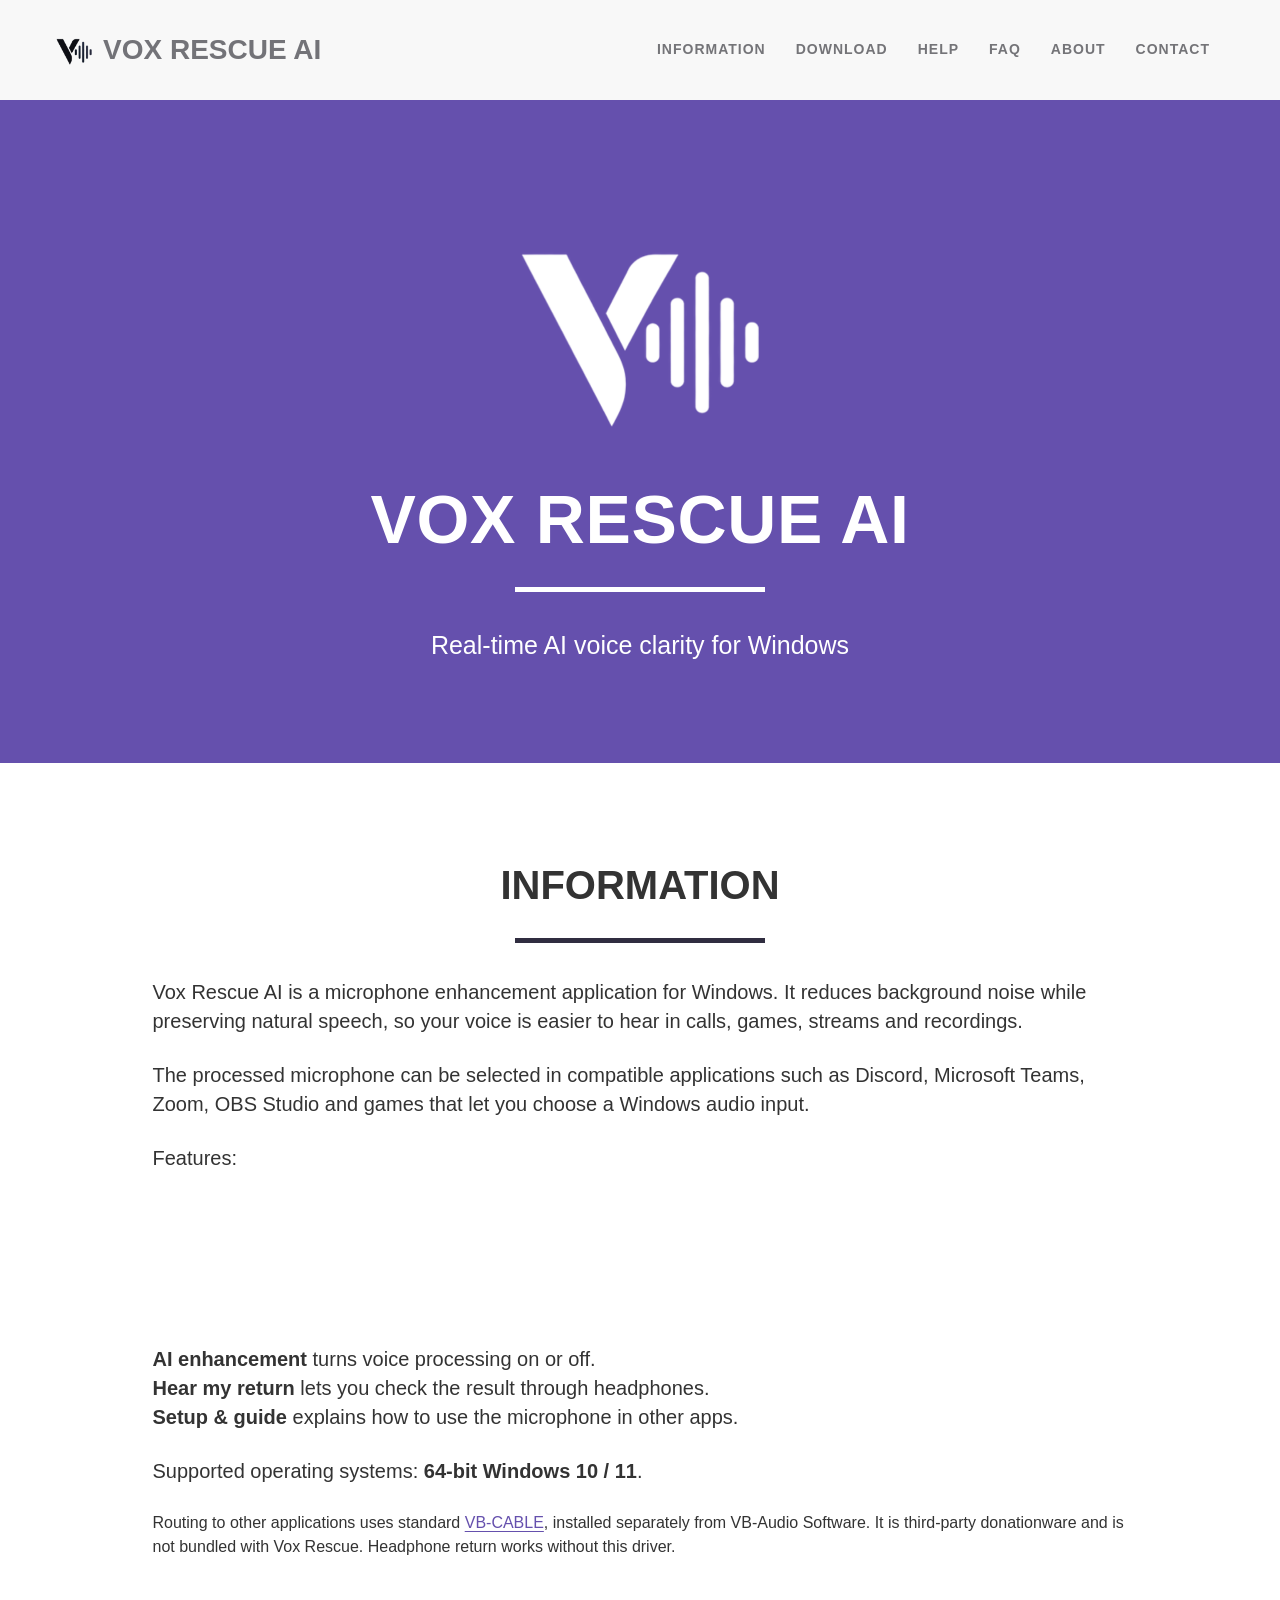
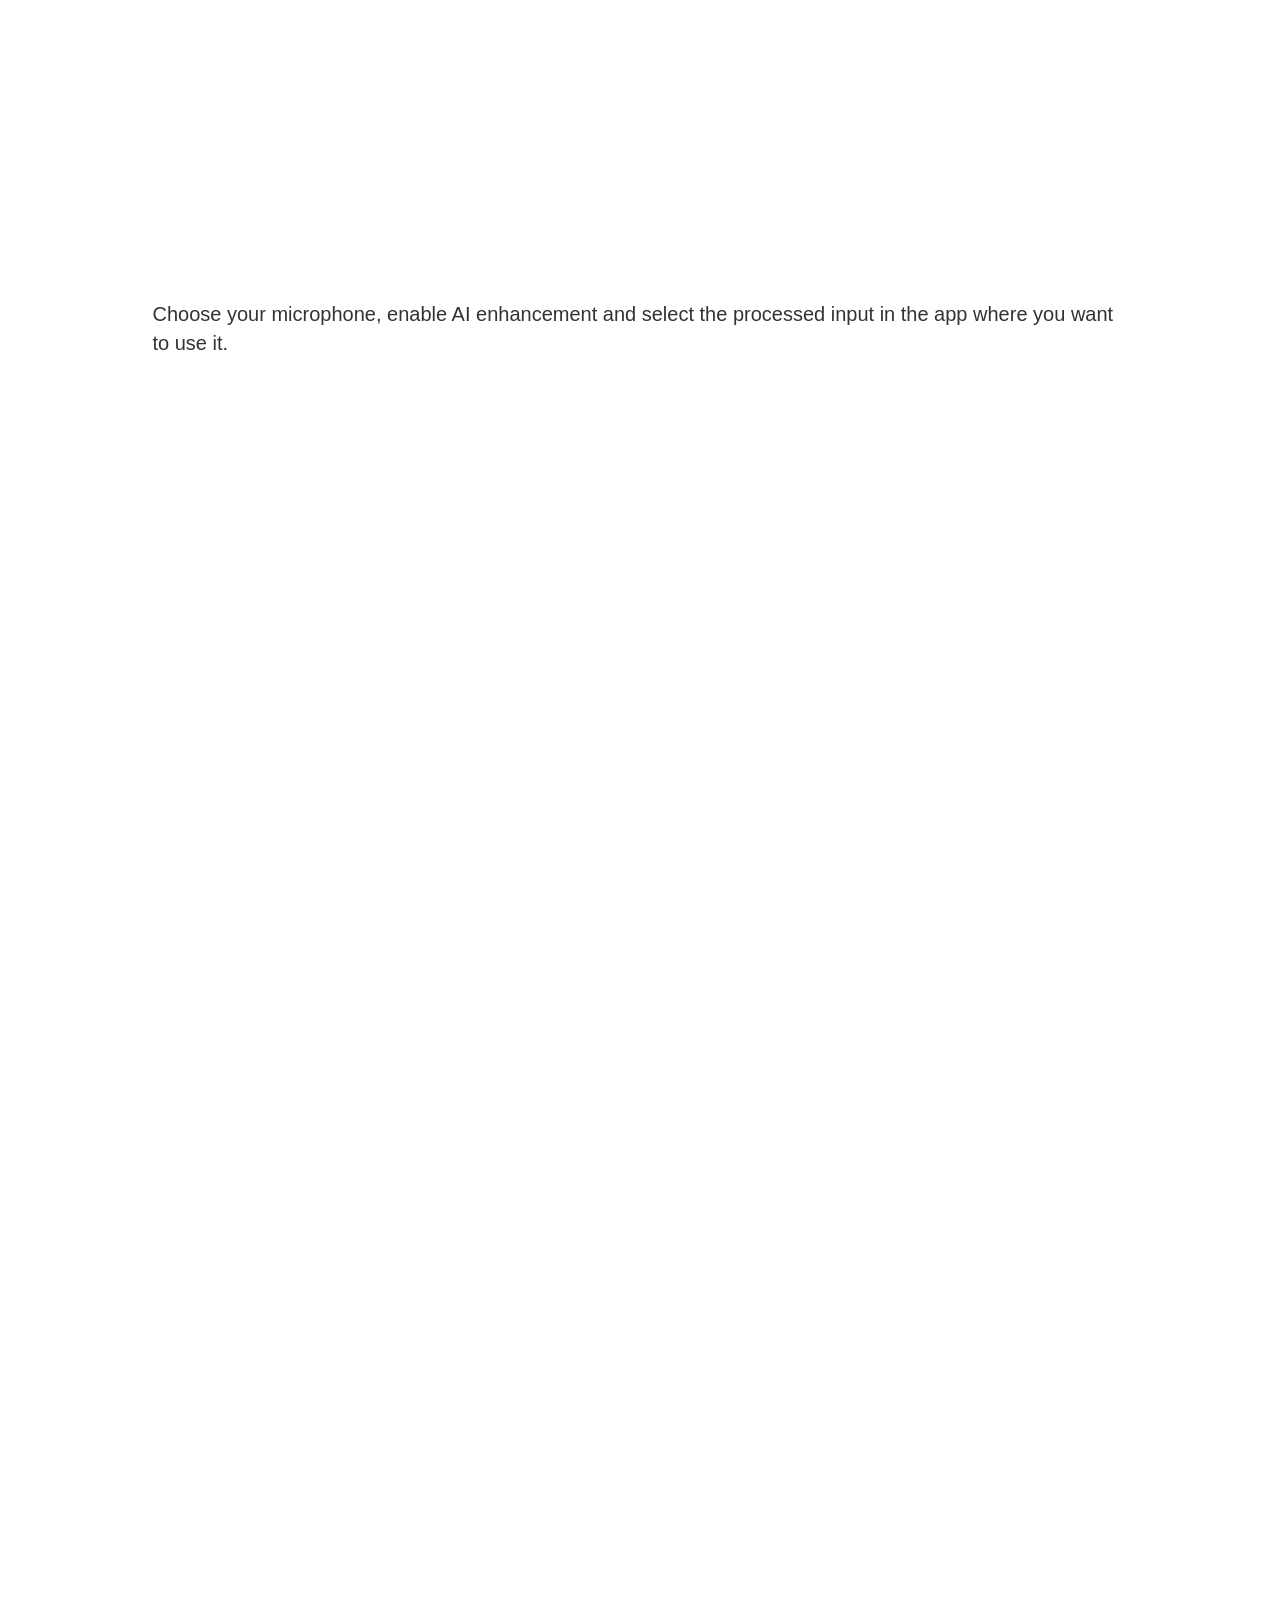
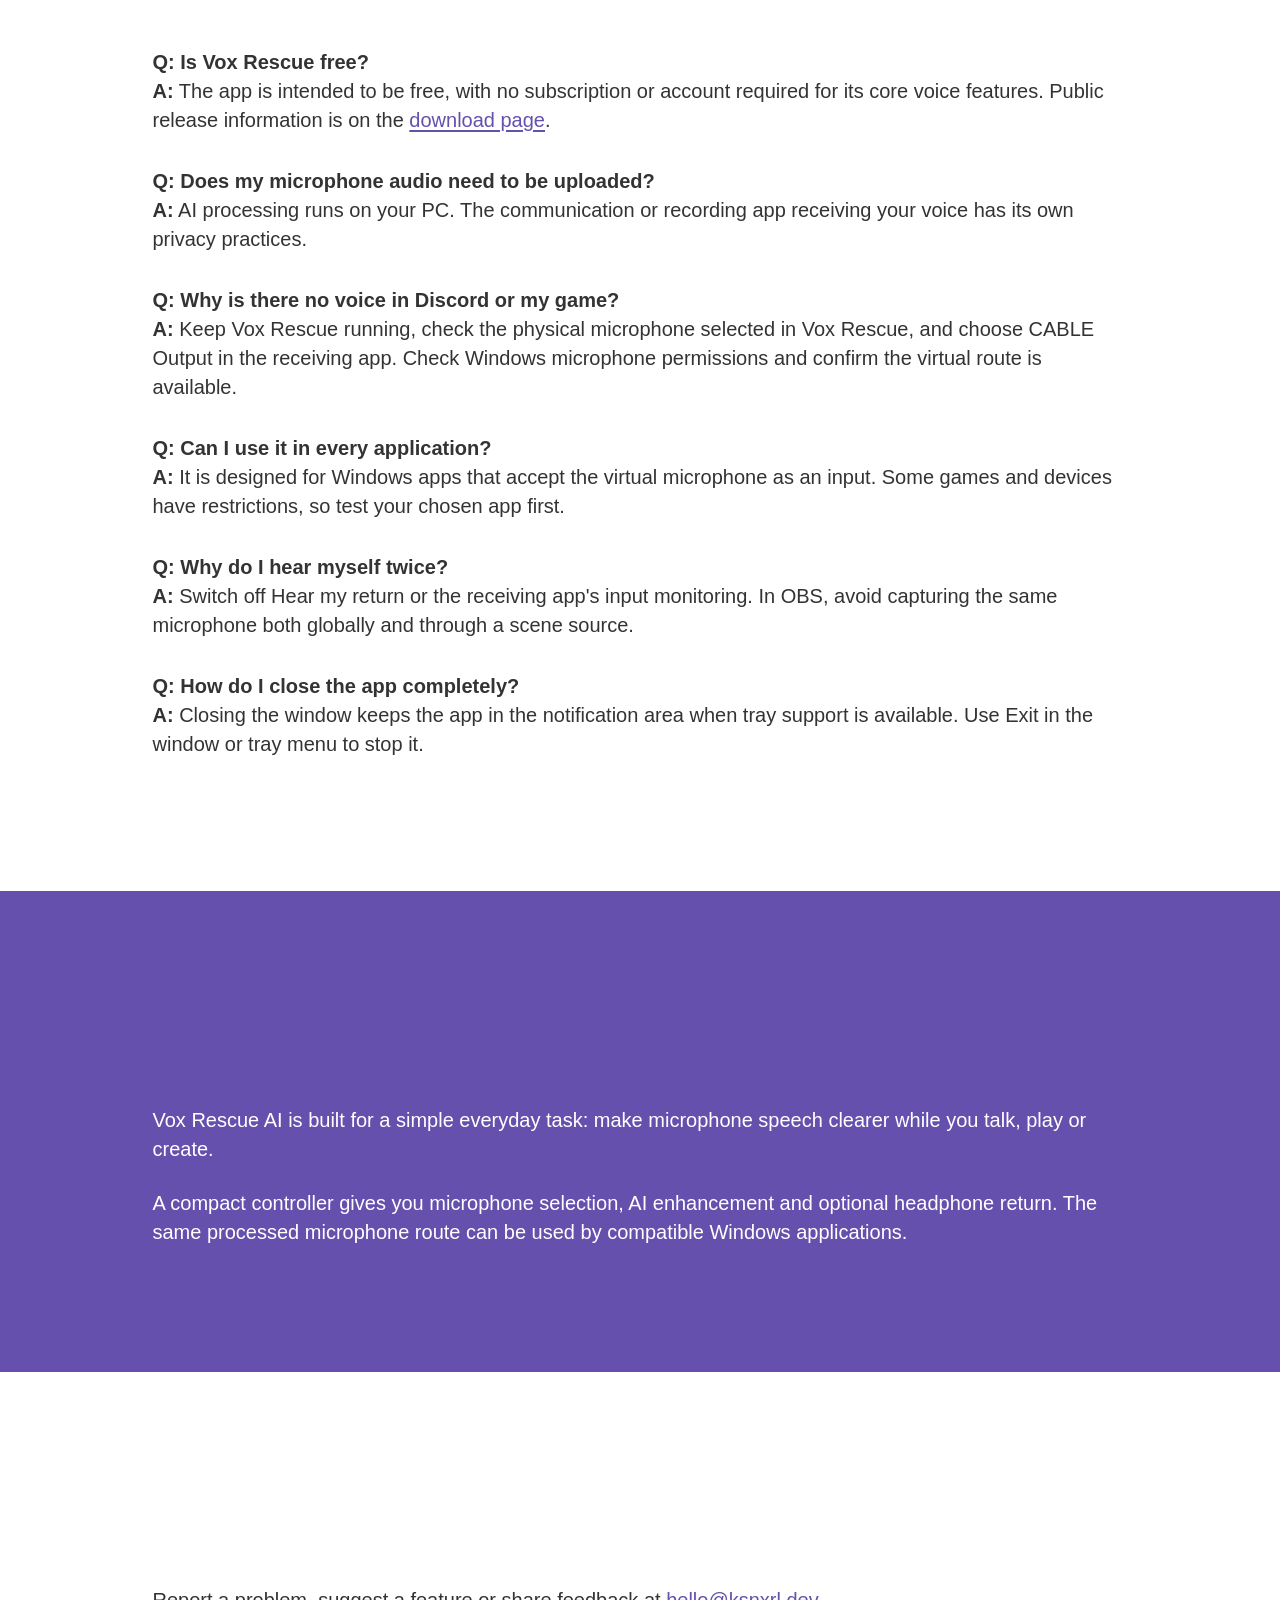
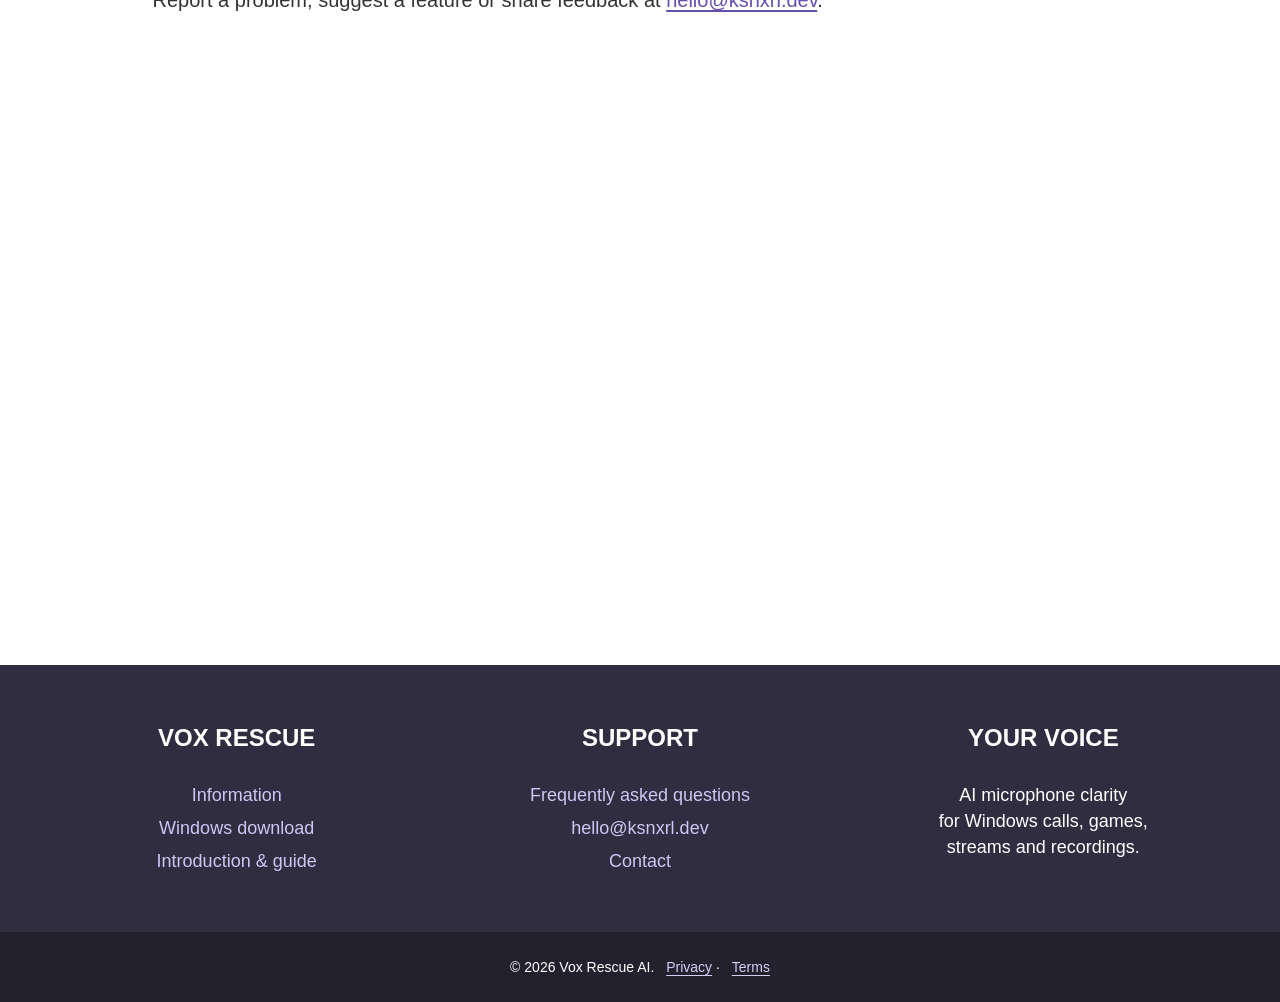
<file: website/index.html>
<!doctype html>
<html lang="en"><head>
<meta charset="utf-8"><meta name="viewport" content="width=device-width, initial-scale=1">
<meta name="description" content="Vox Rescue AI is a free Windows microphone clarity app for calls, games, streaming and recording.">
<meta name="theme-color" content="#6550ad"><meta name="referrer" content="no-referrer">
<meta http-equiv="Content-Security-Policy" content="default-src 'self'; img-src 'self' data:; style-src 'self'; script-src 'self'; object-src 'none'; base-uri 'self'; form-action 'self'">
<meta property="og:title" content="Vox Rescue AI — Voice clarity for Windows"><meta property="og:description" content="Real-time AI microphone clarity for calls, games, streams and recordings.">
<title>Vox Rescue AI — Voice Clarity for Windows</title>
<link rel="icon" href="assets/favicon.ico" sizes="any"><link rel="manifest" href="site.webmanifest"><link rel="stylesheet" href="styles.css?v=20261004-classic-2"><script src="script.js?v=20261004-classic-2" defer></script>
</head><body>
<a class="skip-link" href="#main">Skip to content</a>
<header class="site-header"><div class="container nav-wrap">
<a class="brand" href="#top" aria-label="Vox Rescue home"><img src="assets/vox-rescue-logo.png" width="38" height="38" alt=""><span>Vox Rescue AI</span></a>
<button class="nav-toggle" type="button" aria-label="Open navigation" aria-expanded="false" aria-controls="main-navigation" data-nav-toggle><span class="nav-toggle-lines" aria-hidden="true"></span></button>
<nav class="main-nav" id="main-navigation" aria-label="Main navigation" data-nav data-open="false"><a href="#information">Information</a><a href="download.html">Download</a><a href="#help">Help</a><a href="#faq">FAQ</a><a href="#about">About</a><a href="#contact">Contact</a></nav>
</div></header>
<main id="main">
<section class="hero" id="top"><div class="container">
<img class="hero-logo" src="assets/vox-rescue-logo.png" width="256" height="256" alt="">
<h1>Vox Rescue AI</h1><hr class="heading-rule light">
<p>Real-time AI voice clarity for Windows</p>
</div></section>
<section class="section" id="information"><div class="container">
<header class="section-title"><h2>Information</h2><hr class="heading-rule"></header>
<div class="reading-width">
<p>Vox Rescue AI is a microphone enhancement application for Windows. It reduces background noise while preserving natural speech, so your voice is easier to hear in calls, games, streams and recordings.</p>
<p>The processed microphone can be selected in compatible applications such as Discord, Microsoft Teams, Zoom, OBS Studio and games that let you choose a Windows audio input.</p>
<p>Features:</p>
<ul class="feature-list"><li>Real-time noise reduction</li><li>Natural speech preservation</li><li>AI enhancement switch</li><li>Headphone return</li><li>Virtual microphone routing</li><li>Compact white interface</li><li>Notification-area operation</li><li>No account required</li></ul>
<p><strong>AI enhancement</strong> turns voice processing on or off.<br><strong>Hear my return</strong> lets you check the result through headphones.<br><strong>Setup &amp; guide</strong> explains how to use the microphone in other apps.</p>
<p>Supported operating systems: <strong>64-bit Windows 10 / 11</strong>.</p>
<p class="small">Routing to other applications uses standard <a href="https://vb-audio.com/Cable/" target="_blank" rel="noopener noreferrer">VB-CABLE</a>, installed separately from VB-Audio Software. It is third-party donationware and is not bundled with Vox Rescue. Headphone return works without this driver.</p>
</div></div></section>
<section class="section" id="help"><div class="container">
<header class="section-title"><h2>Help</h2><hr class="heading-rule"></header>
<div class="reading-width">
<p>Choose your microphone, enable AI enhancement and select the processed input in the app where you want to use it.</p>
<div class="help-row"><div class="help-step"><span>01</span><h3>Choose your devices</h3></div><div><p>Open Vox Rescue and choose your physical microphone under <strong>Microphone</strong>. Choose your headphones under <strong>Headphones / return</strong>.</p><p>Wait for the engine to load, then switch <strong>AI enhancement</strong> on. Use <strong>Hear my return</strong> when you want to listen to the result. Headphones help prevent feedback.</p></div></div>
<div class="help-row"><div class="help-step"><span>02</span><h3>Set up the microphone route</h3></div><div><p>To send your voice to another app, install standard VB-CABLE from its <a href="https://vb-audio.com/Cable/" target="_blank" rel="noopener noreferrer">official publisher</a>, follow the installation instructions and restart Windows.</p><p>Reopen Vox Rescue or press <strong>Refresh</strong>. In the receiving application, select <strong>CABLE Output</strong> as its microphone. Keep its speaker/output on your real headphones.</p></div></div>
<div class="help-row"><div class="help-step"><span>03</span><h3>Calls, games &amp; recording</h3></div><div><p><strong>Discord:</strong> User Settings → Voice &amp; Video → Input Device → CABLE Output.<br><strong>Teams / Zoom:</strong> choose CABLE Output in microphone settings.<br><strong>Games:</strong> choose CABLE Output in the voice input selector when supported.<br><strong>OBS:</strong> add an Audio Input Capture source and choose CABLE Output.</p><p>Keep Vox Rescue running. Make a short microphone test before a call, match or stream. <a href="help.html">Read the full introduction and setup guide</a>.</p></div></div>
</div></div></section>
<section class="section" id="faq"><div class="container">
<header class="section-title"><h2>FAQ</h2><hr class="heading-rule"></header>
<div class="reading-width faq-copy">
<p><strong>Q: Is Vox Rescue free?</strong><br><strong>A:</strong> The app is intended to be free, with no subscription or account required for its core voice features. Public release information is on the <a href="download.html">download page</a>.</p>
<p><strong>Q: Does my microphone audio need to be uploaded?</strong><br><strong>A:</strong> AI processing runs on your PC. The communication or recording app receiving your voice has its own privacy practices.</p>
<p><strong>Q: Why is there no voice in Discord or my game?</strong><br><strong>A:</strong> Keep Vox Rescue running, check the physical microphone selected in Vox Rescue, and choose CABLE Output in the receiving app. Check Windows microphone permissions and confirm the virtual route is available.</p>
<p><strong>Q: Can I use it in every application?</strong><br><strong>A:</strong> It is designed for Windows apps that accept the virtual microphone as an input. Some games and devices have restrictions, so test your chosen app first.</p>
<p><strong>Q: Why do I hear myself twice?</strong><br><strong>A:</strong> Switch off Hear my return or the receiving app's input monitoring. In OBS, avoid capturing the same microphone both globally and through a scene source.</p>
<p><strong>Q: How do I close the app completely?</strong><br><strong>A:</strong> Closing the window keeps the app in the notification area when tray support is available. Use Exit in the window or tray menu to stop it.</p>
</div></div></section>
<section class="section section-color" id="about"><div class="container">
<header class="section-title"><h2>About</h2><hr class="heading-rule light"></header>
<div class="reading-width"><p>Vox Rescue AI is built for a simple everyday task: make microphone speech clearer while you talk, play or create.</p><p>A compact controller gives you microphone selection, AI enhancement and optional headphone return. The same processed microphone route can be used by compatible Windows applications.</p></div>
</div></section>
<section class="section" id="contact"><div class="container">
<header class="section-title"><h2>Contact</h2><hr class="heading-rule"></header>
<div class="reading-width">
<p>Report a problem, suggest a feature or share feedback at <a href="mailto:hello@ksnxrl.dev">hello@ksnxrl.dev</a>.</p>
<form class="contact-form" action="#contact" data-contact-form>
<label class="sr-only" for="contact-name">Name</label><input id="contact-name" type="text" placeholder="Name" autocomplete="name" maxlength="100" required>
<label class="sr-only" for="contact-email">Email address</label><input id="contact-email" type="email" placeholder="Email address" autocomplete="email" maxlength="254" required>
<label class="sr-only" for="contact-message">Message</label><textarea id="contact-message" placeholder="Message" rows="5" maxlength="6000" required></textarea>
<p class="small">Prepare an email draft, then review and send it using your email app.</p>
<div class="contact-actions"><a class="button button-secondary" data-email-draft hidden>Open email draft</a><button class="button" type="submit">Prepare email</button></div>
<p class="small contact-status" role="status" data-contact-status></p>
</form>
</div></div></section>
</main><footer class="site-footer">
<div class="footer-above"><div class="container footer-grid">
<div><h3>Vox Rescue</h3><a href="index.html#information">Information</a><a href="download.html">Windows download</a><a href="help.html">Introduction &amp; guide</a></div>
<div><h3>Support</h3><a href="index.html#faq">Frequently asked questions</a><a href="mailto:hello@ksnxrl.dev">hello@ksnxrl.dev</a><a href="index.html#contact">Contact</a></div>
<div><h3>Your voice</h3><p>AI microphone clarity<br>for Windows calls, games,<br>streams and recordings.</p></div>
</div></div>
<div class="footer-below"><div class="container">© <span data-year>2026</span> Vox Rescue AI. <a href="privacy.html">Privacy</a> · <a href="terms.html">Terms</a></div></div>
</footer></body></html>
</file>
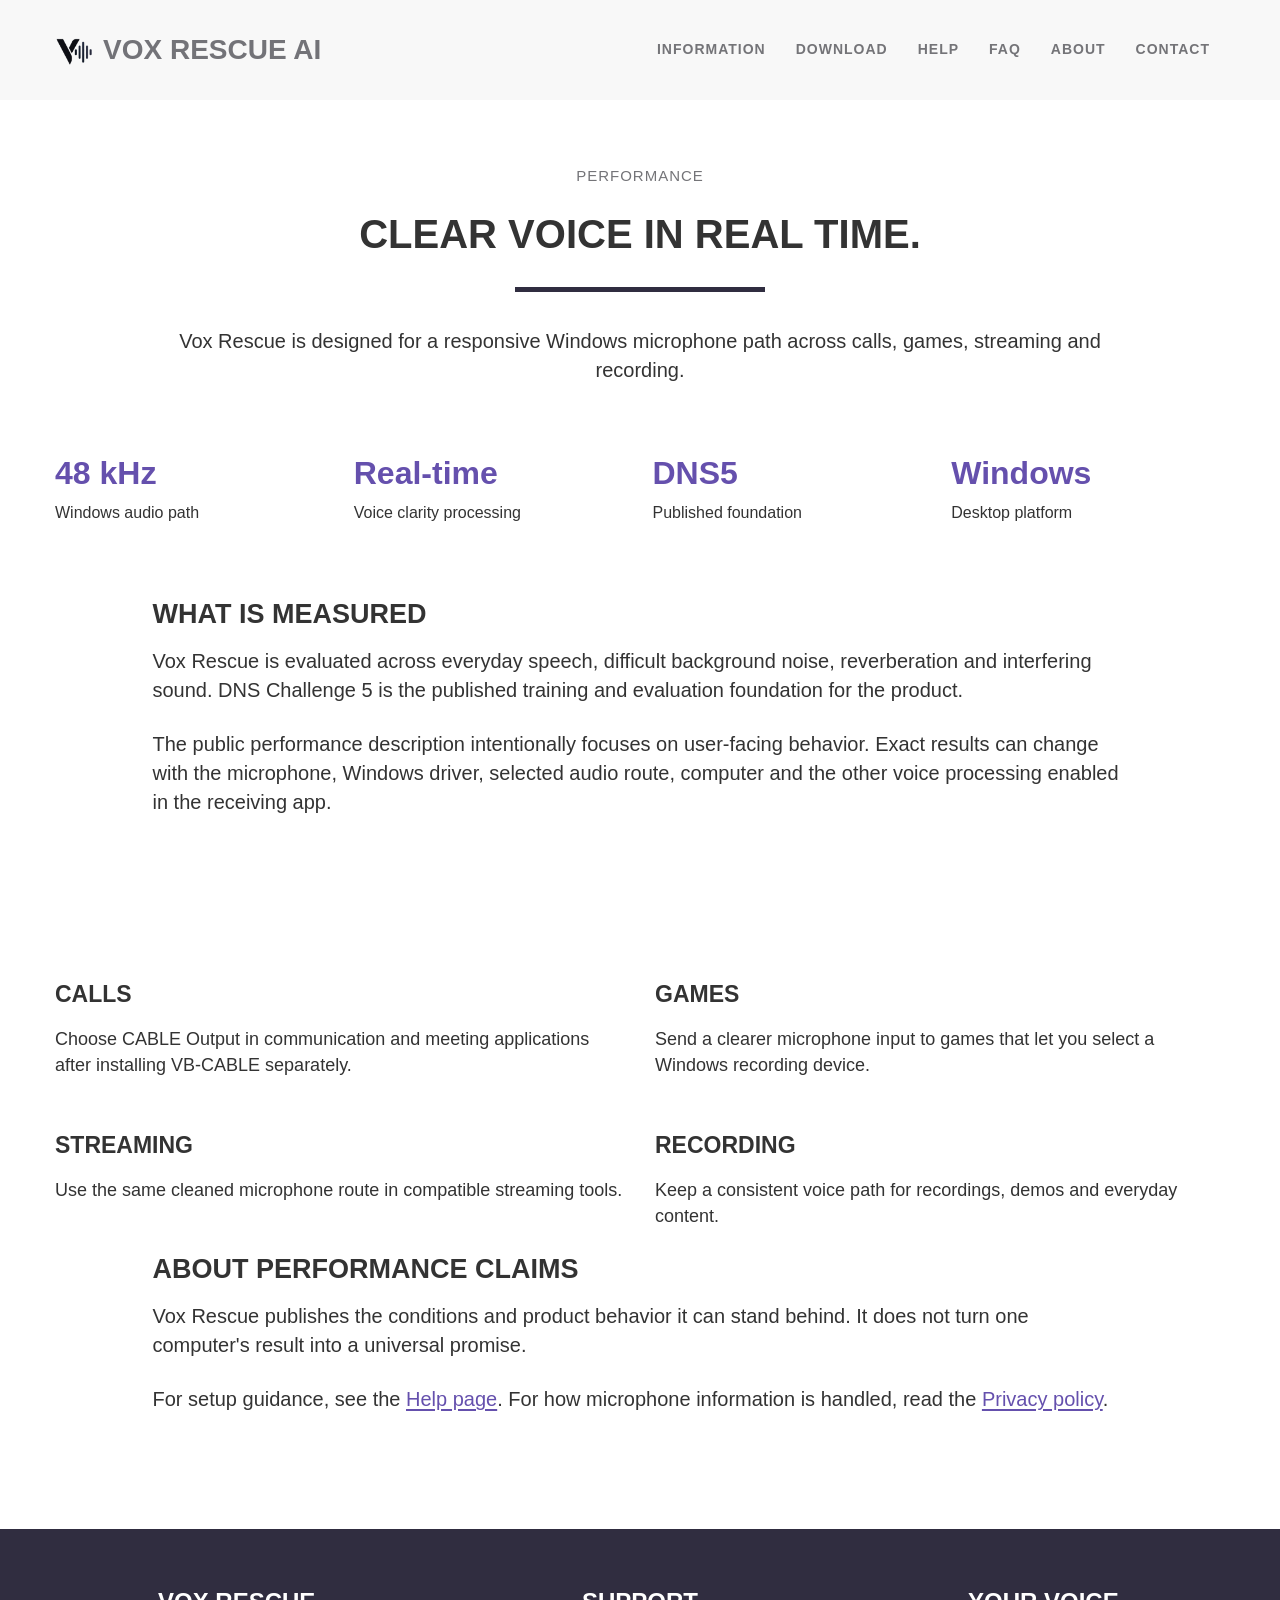
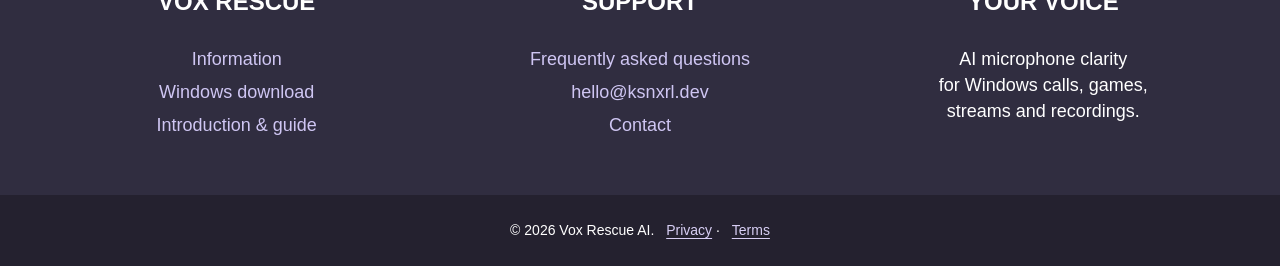
<file: website/benchmarks.html>
<!doctype html>
<html lang="en">
<head>
  <meta charset="utf-8">
  <meta name="viewport" content="width=device-width, initial-scale=1">
  <meta name="description" content="Vox Rescue performance information for real-time Windows voice clarity.">
  <meta name="theme-color" content="#6550ad">
  <meta name="referrer" content="no-referrer">
  <meta http-equiv="Content-Security-Policy" content="default-src 'self'; img-src 'self' data:; style-src 'self'; script-src 'self'; object-src 'none'; base-uri 'self'; form-action 'self'">
  <title>Performance - Vox Rescue AI</title>
  <link rel="icon" href="assets/favicon.ico" sizes="any">
  <link rel="stylesheet" href="styles.css?v=20261004-classic-2">
  <script src="script.js?v=20261004-classic-2" defer></script>
</head>
<body>
  <a class="skip-link" href="#main">Skip to content</a>
  <header class="site-header">
    <div class="container nav-wrap">
      <a class="brand" href="index.html#top" aria-label="Vox Rescue home"><img src="assets/vox-rescue-logo.png" width="46" height="46" alt=""><span>Vox Rescue AI</span></a>
      <button class="nav-toggle" type="button" aria-label="Open navigation" aria-expanded="false" aria-controls="main-navigation" data-nav-toggle><span class="nav-toggle-lines" aria-hidden="true"></span></button>
      <nav class="main-nav" id="main-navigation" aria-label="Main navigation" data-nav data-open="false"><a href="index.html#information">Information</a><a href="download.html">Download</a><a href="index.html#help">Help</a><a href="index.html#faq">FAQ</a><a href="index.html#about">About</a><a href="index.html#contact">Contact</a></nav>
    </div>
  </header>

  <main id="main">
    <section class="page-hero">
      <div class="container">
        <p class="eyebrow">Performance</p>
        <h1>Clear voice in real time.</h1>
        <p>Vox Rescue is designed for a responsive Windows microphone path across calls, games, streaming and recording.</p>
      </div>
    </section>

    <section class="content-section">
      <div class="content-width">
        <div class="benchmark-overview metric-grid">
          <div class="metric-card"><p class="metric-value">48 kHz</p><p class="metric-label">Windows audio path</p></div>
          <div class="metric-card"><p class="metric-value">Real-time</p><p class="metric-label">Voice clarity processing</p></div>
          <div class="metric-card"><p class="metric-value">DNS5</p><p class="metric-label">Published foundation</p></div>
          <div class="metric-card"><p class="metric-value">Windows</p><p class="metric-label">Desktop platform</p></div>
        </div>

        <article class="narrow prose">
          <h2>What is measured</h2>
          <p>Vox Rescue is evaluated across everyday speech, difficult background noise, reverberation and interfering sound. DNS Challenge 5 is the published training and evaluation foundation for the product.</p>
          <p>The public performance description intentionally focuses on user-facing behavior. Exact results can change with the microphone, Windows driver, selected audio route, computer and the other voice processing enabled in the receiving app.</p>
        </article>

        <div class="section-heading benchmark-method-heading">
          <h2>Designed for the applications you use</h2>
          <div class="section-rule" aria-hidden="true"></div>
        </div>
        <div class="method-grid">
          <article class="help-card"><h3>Calls</h3><p>Choose CABLE Output in communication and meeting applications after installing VB-CABLE separately.</p></article>
          <article class="help-card"><h3>Games</h3><p>Send a clearer microphone input to games that let you select a Windows recording device.</p></article>
          <article class="help-card"><h3>Streaming</h3><p>Use the same cleaned microphone route in compatible streaming tools.</p></article>
          <article class="help-card"><h3>Recording</h3><p>Keep a consistent voice path for recordings, demos and everyday content.</p></article>
        </div>

        <article class="narrow prose">
          <h2>About performance claims</h2>
          <p>Vox Rescue publishes the conditions and product behavior it can stand behind. It does not turn one computer's result into a universal promise.</p>
          <p>For setup guidance, see the <a href="help.html">Help page</a>. For how microphone information is handled, read the <a href="privacy.html">Privacy policy</a>.</p>
        </article>
      </div>
    </section>
  </main>

  <footer class="site-footer">
<div class="footer-above"><div class="container footer-grid">
<div><h3>Vox Rescue</h3><a href="index.html#information">Information</a><a href="download.html">Windows download</a><a href="help.html">Introduction &amp; guide</a></div>
<div><h3>Support</h3><a href="index.html#faq">Frequently asked questions</a><a href="mailto:hello@ksnxrl.dev">hello@ksnxrl.dev</a><a href="index.html#contact">Contact</a></div>
<div><h3>Your voice</h3><p>AI microphone clarity<br>for Windows calls, games,<br>streams and recordings.</p></div>
</div></div>
<div class="footer-below"><div class="container">© <span data-year>2026</span> Vox Rescue AI. <a href="privacy.html">Privacy</a> · <a href="terms.html">Terms</a></div></div>
</footer></body></html>
</file>
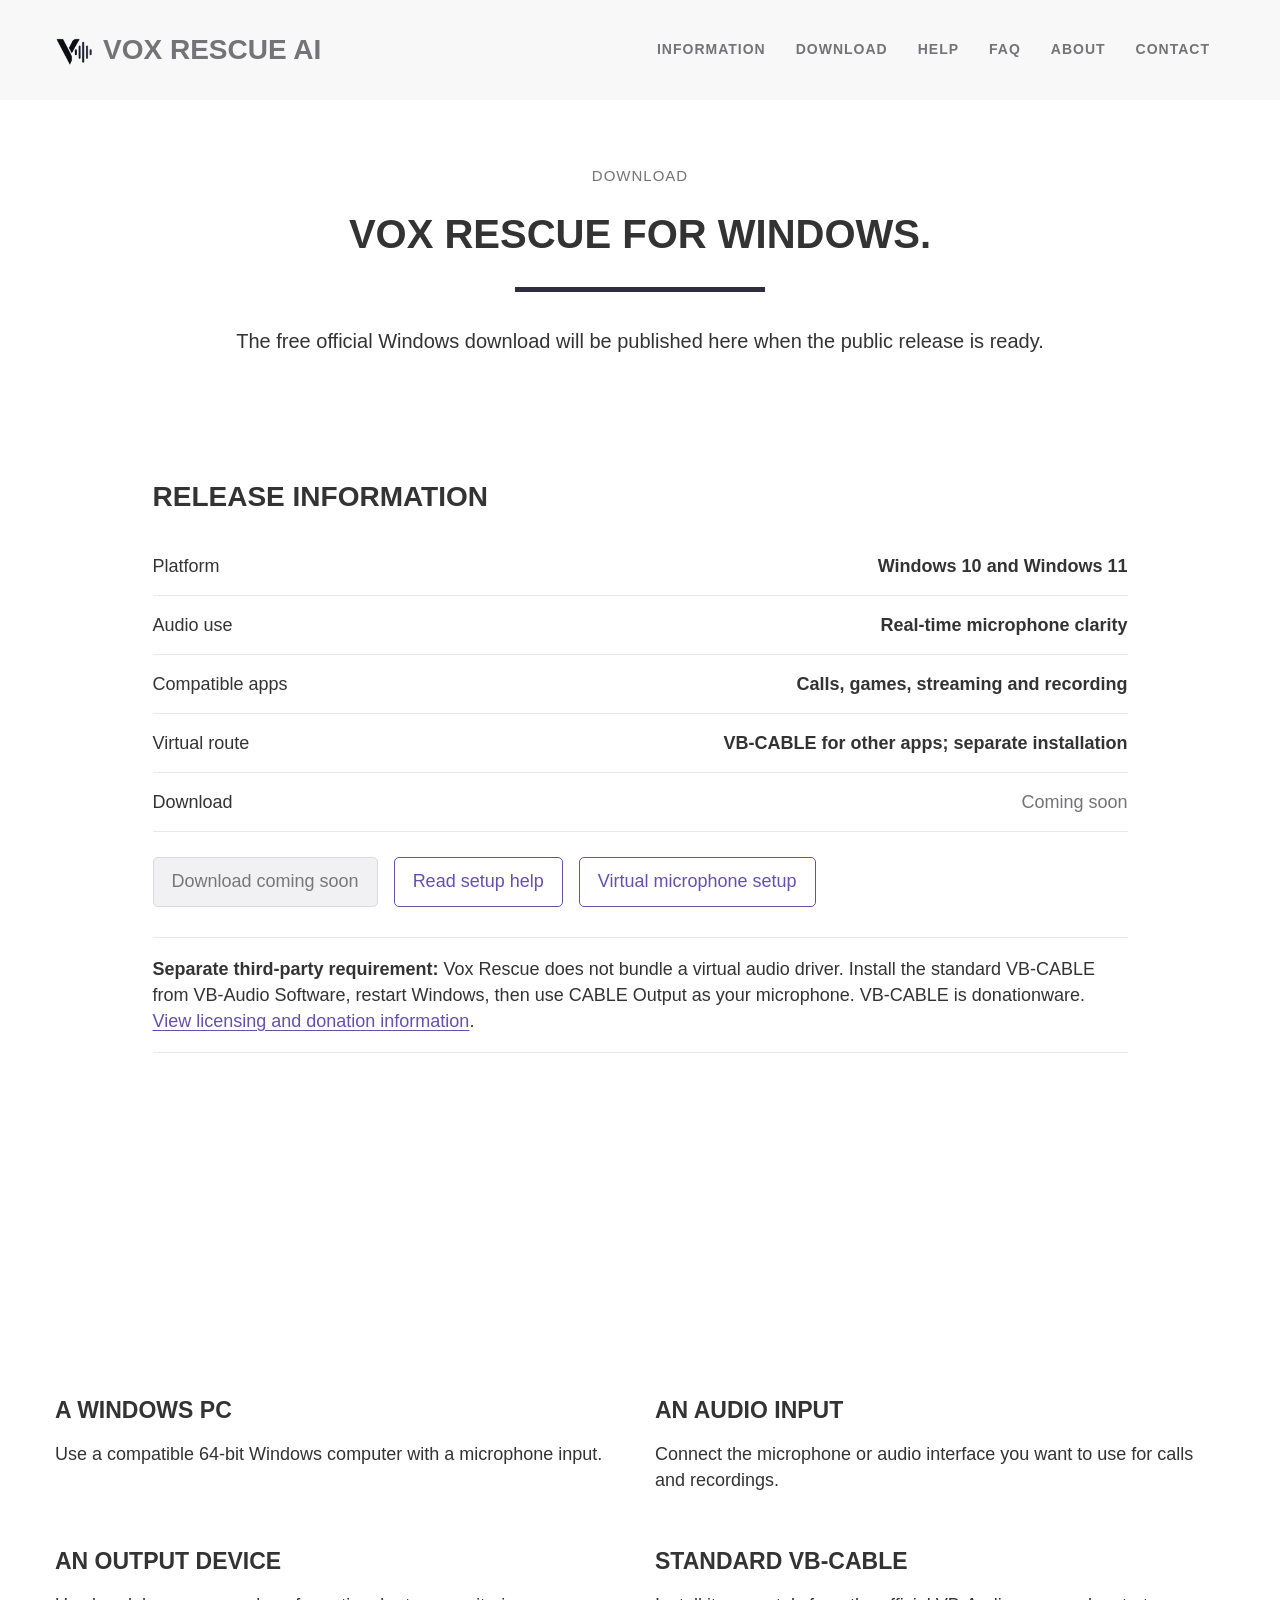
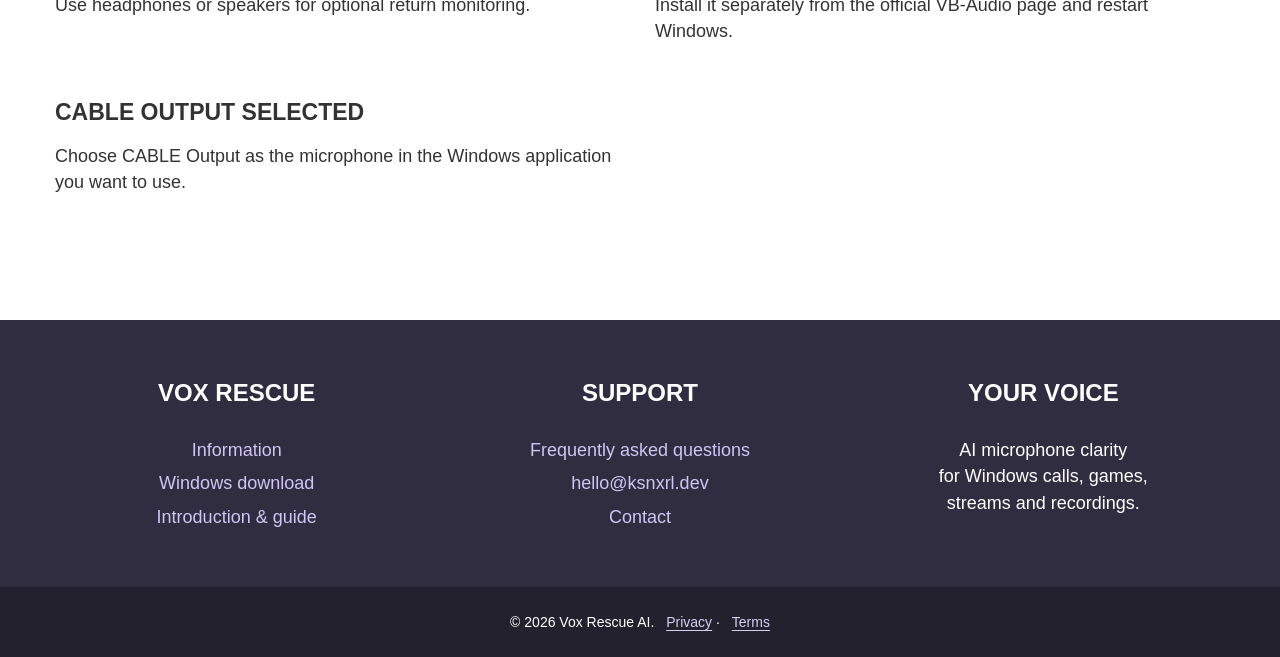
<file: website/download.html>
<!doctype html>
<html lang="en">
<head>
  <meta charset="utf-8">
  <meta name="viewport" content="width=device-width, initial-scale=1">
  <meta name="description" content="Vox Rescue Windows download and release information.">
  <meta name="theme-color" content="#6550ad">
  <meta name="referrer" content="no-referrer">
  <meta http-equiv="Content-Security-Policy" content="default-src 'self'; img-src 'self' data:; style-src 'self'; script-src 'self'; object-src 'none'; base-uri 'self'; form-action 'self'">
  <title>Download - Vox Rescue AI</title>
  <link rel="icon" href="assets/favicon.ico" sizes="any">
  <link rel="stylesheet" href="styles.css?v=20261004-classic-2">
  <script src="script.js?v=20261004-classic-2" defer></script>
</head>
<body>
  <a class="skip-link" href="#main">Skip to content</a>
  <header class="site-header">
    <div class="container nav-wrap">
      <a class="brand" href="index.html#top" aria-label="Vox Rescue home"><img src="assets/vox-rescue-logo.png" width="46" height="46" alt=""><span>Vox Rescue AI</span></a>
      <button class="nav-toggle" type="button" aria-label="Open navigation" aria-expanded="false" aria-controls="main-navigation" data-nav-toggle><span class="nav-toggle-lines" aria-hidden="true"></span></button>
      <nav class="main-nav" id="main-navigation" aria-label="Main navigation" data-nav data-open="false"><a href="index.html#information">Information</a><a href="download.html">Download</a><a href="index.html#help">Help</a><a href="index.html#faq">FAQ</a><a href="index.html#about">About</a><a href="index.html#contact">Contact</a></nav>
    </div>
  </header>

  <main id="main">
    <section class="page-hero">
      <div class="container">
        <p class="eyebrow">Download</p>
        <h1>Vox Rescue for Windows.</h1>
        <p>The free official Windows download will be published here when the public release is ready.</p>
      </div>
    </section>

    <section class="section">
      <div class="content-width">
        <div class="status-card">
          <h2>Release information</h2>
          <div class="status-row"><span>Platform</span><strong>Windows 10 and Windows 11</strong></div>
          <div class="status-row"><span>Audio use</span><strong>Real-time microphone clarity</strong></div>
          <div class="status-row"><span>Compatible apps</span><strong>Calls, games, streaming and recording</strong></div>
          <div class="status-row"><span>Virtual route</span><strong>VB-CABLE for other apps; separate installation</strong></div>
          <div class="status-row"><span>Download</span><span class="status-soon">Coming soon</span></div>
          <div class="release-actions"><button class="button" type="button" disabled>Download coming soon</button><a class="button button-secondary" href="help.html">Read setup help</a><a class="button button-secondary" href="https://vb-audio.com/Cable/" target="_blank" rel="noopener noreferrer">Virtual microphone setup</a></div>
          <div class="notice dependency-notice"><strong>Separate third-party requirement:</strong> Vox Rescue does not bundle a virtual audio driver. Install the standard VB-CABLE from VB-Audio Software, restart Windows, then use CABLE Output as your microphone. VB-CABLE is donationware. <a class="inline-link" href="https://vb-audio.com/Services/licensing.htm" target="_blank" rel="noopener noreferrer">View licensing and donation information</a>.</div>
        </div>
      </div>
    </section>

    <section class="section section-alt">
      <div class="content-width">
        <header class="section-title">
          <h2>What you will need</h2>
          <div class="section-rule" aria-hidden="true"></div>
        </header>
        <div class="method-grid">
          <article class="help-card"><h3>A Windows PC</h3><p>Use a compatible 64-bit Windows computer with a microphone input.</p></article>
          <article class="help-card"><h3>An audio input</h3><p>Connect the microphone or audio interface you want to use for calls and recordings.</p></article>
          <article class="help-card"><h3>An output device</h3><p>Use headphones or speakers for optional return monitoring.</p></article>
          <article class="help-card"><h3>Standard VB-CABLE</h3><p>Install it separately from the official VB-Audio page and restart Windows.</p></article>
          <article class="help-card"><h3>CABLE Output selected</h3><p>Choose CABLE Output as the microphone in the Windows application you want to use.</p></article>
        </div>
      </div>
    </section>
  </main>

  <footer class="site-footer">
<div class="footer-above"><div class="container footer-grid">
<div><h3>Vox Rescue</h3><a href="index.html#information">Information</a><a href="download.html">Windows download</a><a href="help.html">Introduction &amp; guide</a></div>
<div><h3>Support</h3><a href="index.html#faq">Frequently asked questions</a><a href="mailto:hello@ksnxrl.dev">hello@ksnxrl.dev</a><a href="index.html#contact">Contact</a></div>
<div><h3>Your voice</h3><p>AI microphone clarity<br>for Windows calls, games,<br>streams and recordings.</p></div>
</div></div>
<div class="footer-below"><div class="container">© <span data-year>2026</span> Vox Rescue AI. <a href="privacy.html">Privacy</a> · <a href="terms.html">Terms</a></div></div>
</footer></body></html>
</file>
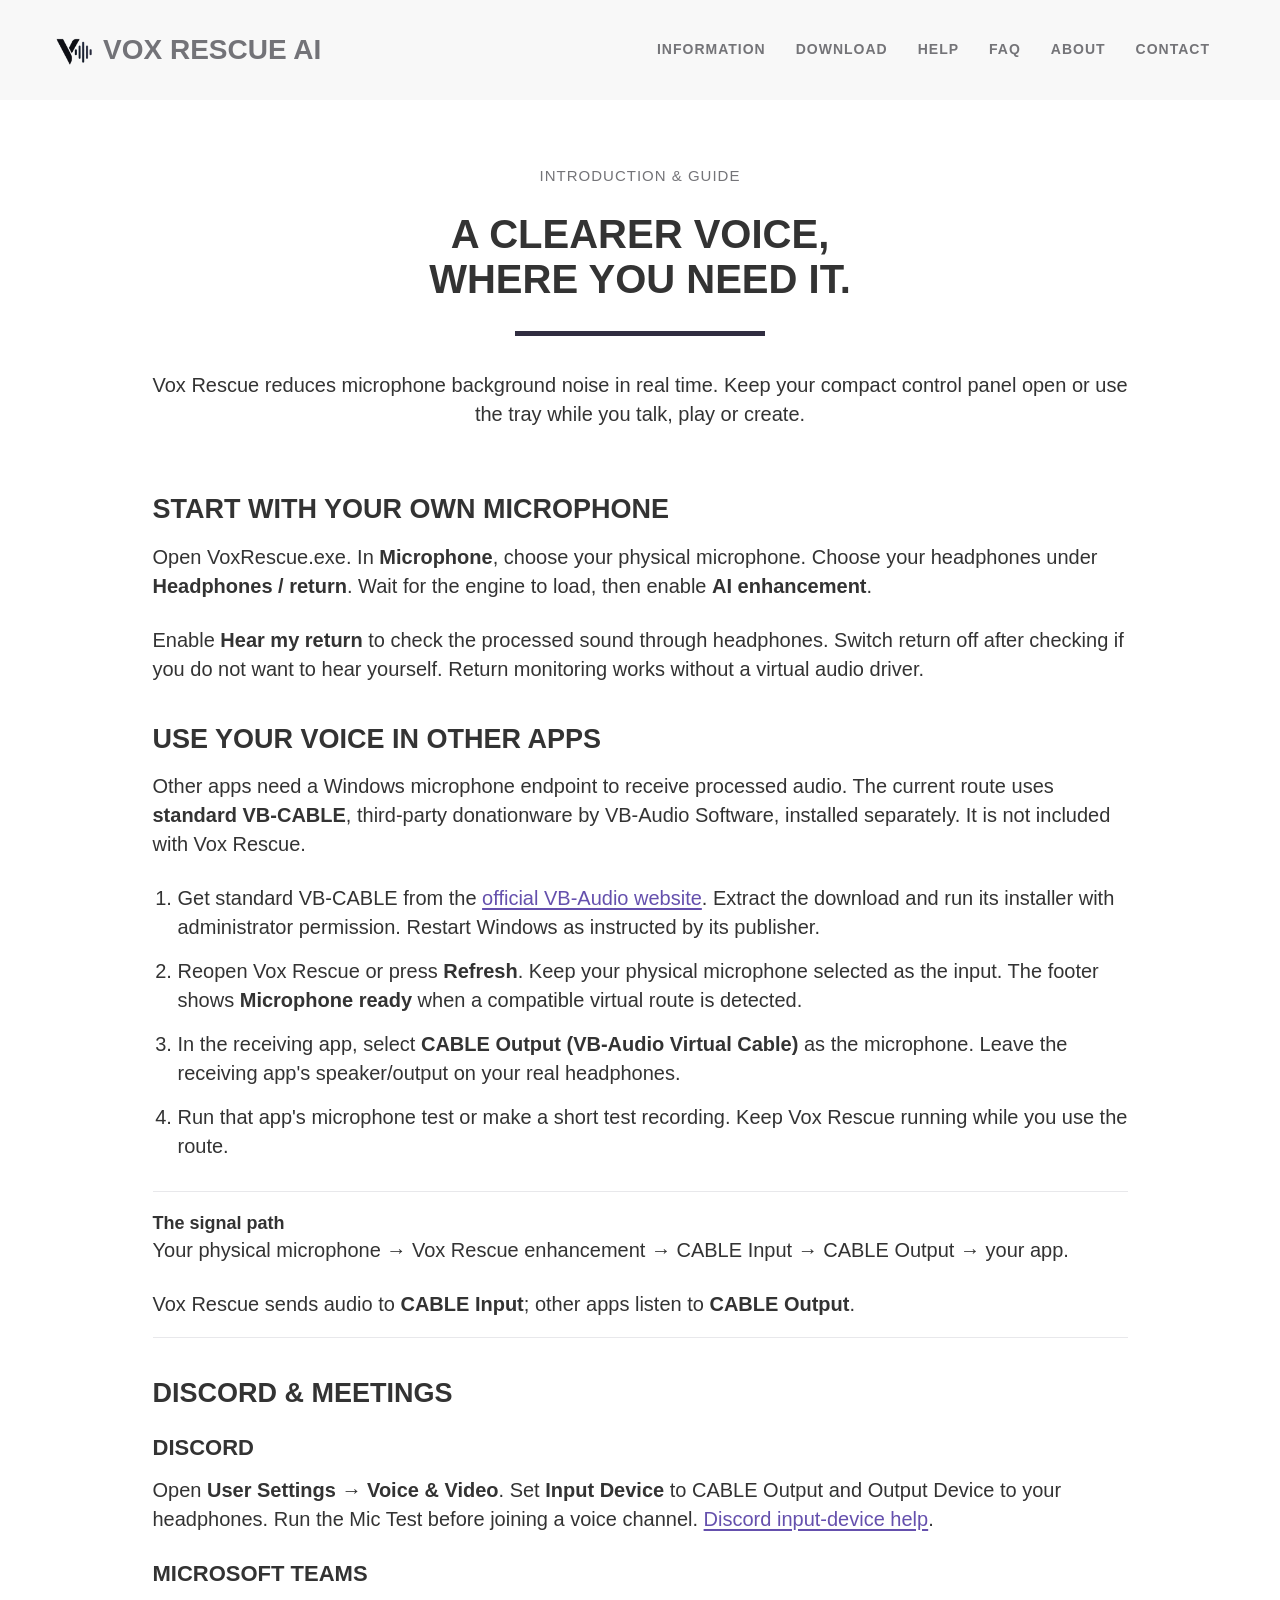
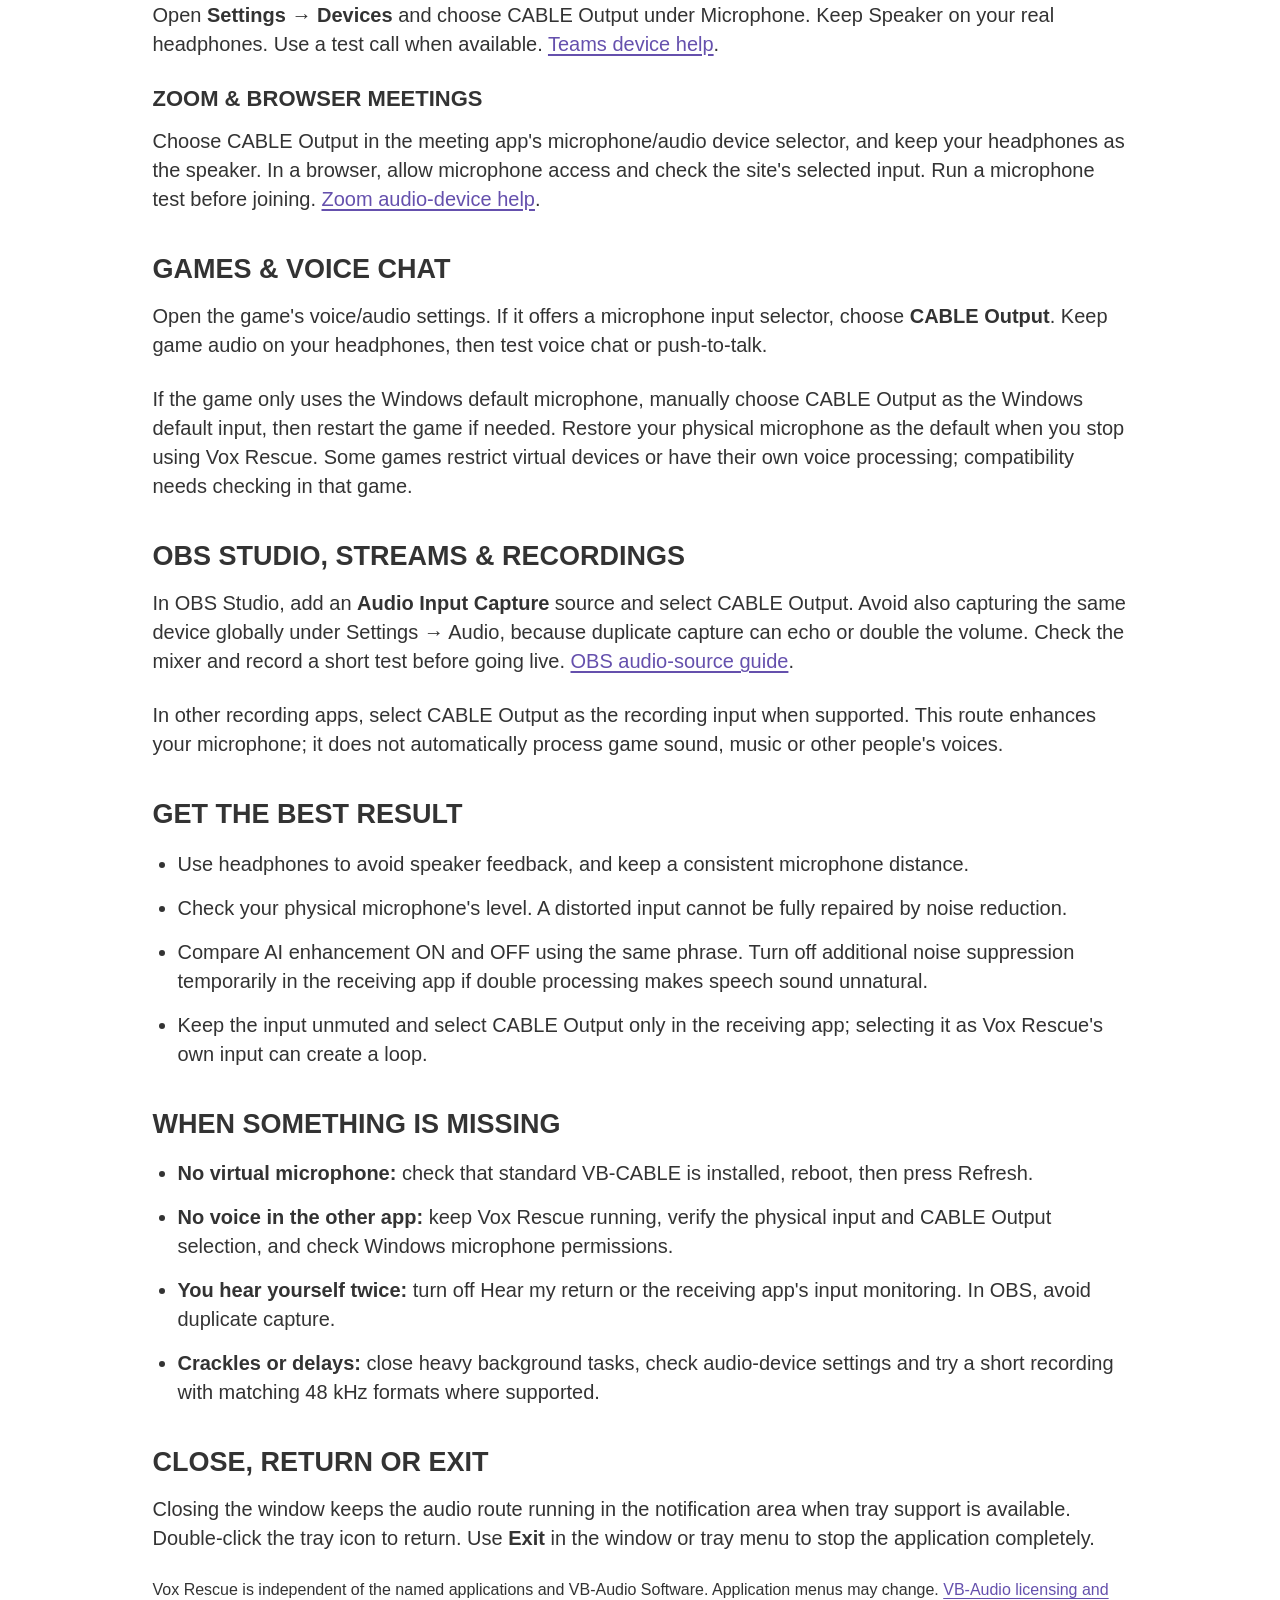
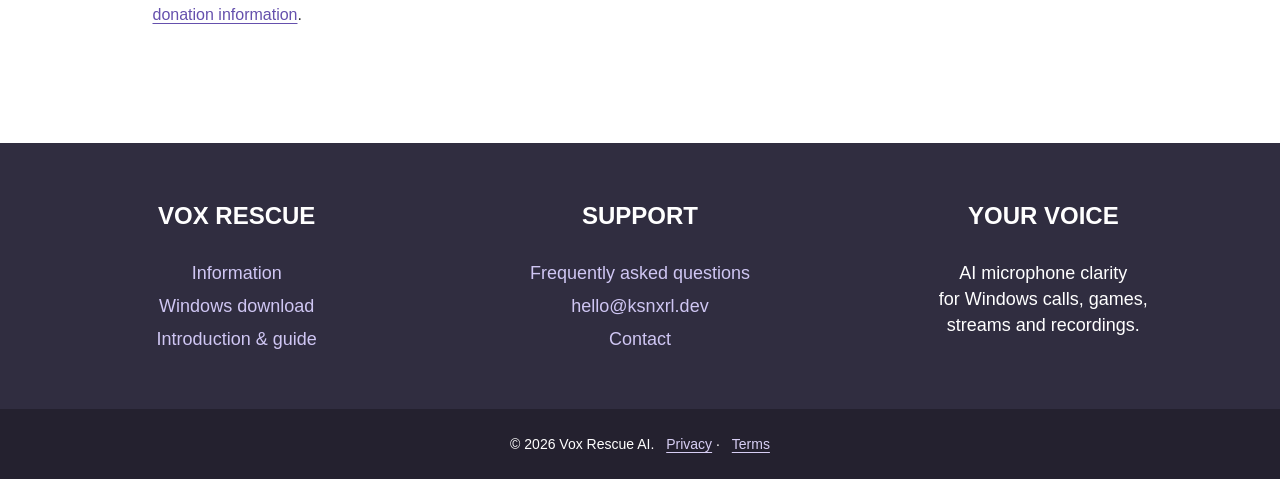
<file: website/help.html>
<!doctype html>
<html lang="en"><head>
<meta charset="utf-8"><meta name="viewport" content="width=device-width, initial-scale=1">
<meta name="description" content="Use Vox Rescue in Discord, games, Teams, Zoom, OBS Studio and recording apps."><meta name="theme-color" content="#6550ad"><meta name="referrer" content="no-referrer">
<meta http-equiv="Content-Security-Policy" content="default-src 'self'; img-src 'self' data:; style-src 'self'; script-src 'self'; object-src 'none'; base-uri 'self'; form-action 'self'">
<title>Introduction & setup guide — Vox Rescue</title><link rel="icon" href="assets/favicon.ico" sizes="any"><link rel="stylesheet" href="styles.css?v=20261004-classic-2"><script src="script.js?v=20261004-classic-2" defer></script>
</head><body>
<a class="skip-link" href="#main">Skip to content</a>
<header class="site-header"><div class="container nav-wrap">
<a class="brand" href="index.html" aria-label="Vox Rescue home"><img src="assets/vox-rescue-logo.png" width="36" height="36" alt=""><span>Vox Rescue AI</span></a>
<button class="nav-toggle" type="button" aria-label="Open navigation" aria-expanded="false" aria-controls="main-navigation" data-nav-toggle><span class="nav-toggle-lines" aria-hidden="true"></span></button>
<nav class="main-nav" id="main-navigation" aria-label="Main navigation" data-nav data-open="false"><a href="index.html#information">Information</a><a href="download.html">Download</a><a href="index.html#help">Help</a><a href="index.html#faq">FAQ</a><a href="index.html#about">About</a><a href="index.html#contact">Contact</a></nav>
</div></header>
<main id="main">
<section class="page-hero"><div class="container"><p class="eyebrow">INTRODUCTION &amp; GUIDE</p><h1>A clearer voice,<br>where you need it.</h1><p>Vox Rescue reduces microphone background noise in real time. Keep your compact control panel open or use the tray while you talk, play or create.</p></div></section>
<section class="content-section"><div class="narrow prose">
<h2>Start with your own microphone</h2><p>Open VoxRescue.exe. In <strong>Microphone</strong>, choose your physical microphone. Choose your headphones under <strong>Headphones / return</strong>. Wait for the engine to load, then enable <strong>AI enhancement</strong>.</p>
<p>Enable <strong>Hear my return</strong> to check the processed sound through headphones. Switch return off after checking if you do not want to hear yourself. Return monitoring works without a virtual audio driver.</p>
<h2 id="setup">Use your voice in other apps</h2>
<p>Other apps need a Windows microphone endpoint to receive processed audio. The current route uses <strong>standard VB-CABLE</strong>, third-party donationware by VB-Audio Software, installed separately. It is not included with Vox Rescue.</p>
<ol><li>Get standard VB-CABLE from the <a href="https://vb-audio.com/Cable/" target="_blank" rel="noopener noreferrer">official VB-Audio website</a>. Extract the download and run its installer with administrator permission. Restart Windows as instructed by its publisher.</li><li>Reopen Vox Rescue or press <strong>Refresh</strong>. Keep your physical microphone selected as the input. The footer shows <strong>Microphone ready</strong> when a compatible virtual route is detected.</li><li>In the receiving app, select <strong>CABLE Output (VB-Audio Virtual Cable)</strong> as the microphone. Leave the receiving app's speaker/output on your real headphones.</li><li>Run that app's microphone test or make a short test recording. Keep Vox Rescue running while you use the route.</li></ol>
<div class="route-note"><strong>The signal path</strong><p>Your physical microphone → Vox Rescue enhancement → CABLE Input → CABLE Output → your app.</p><p>Vox Rescue sends audio to <strong>CABLE Input</strong>; other apps listen to <strong>CABLE Output</strong>.</p></div>
<h2 id="calls">Discord &amp; meetings</h2>
<h3>Discord</h3><p>Open <strong>User Settings → Voice &amp; Video</strong>. Set <strong>Input Device</strong> to CABLE Output and Output Device to your headphones. Run the Mic Test before joining a voice channel. <a href="https://support.discord.com/hc/en-us/articles/214925018-Where-d-my-Audio-Input-go-Various-Voice-Issues" target="_blank" rel="noopener noreferrer">Discord input-device help</a>.</p>
<h3>Microsoft Teams</h3><p>Open <strong>Settings → Devices</strong> and choose CABLE Output under Microphone. Keep Speaker on your real headphones. Use a test call when available. <a href="https://support.microsoft.com/en-us/teams/notifications-settings/manage-your-device-settings-in-microsoft-teams" target="_blank" rel="noopener noreferrer">Teams device help</a>.</p>
<h3>Zoom &amp; browser meetings</h3><p>Choose CABLE Output in the meeting app's microphone/audio device selector, and keep your headphones as the speaker. In a browser, allow microphone access and check the site's selected input. Run a microphone test before joining. <a href="https://support.zoom.com/hc/en/article?id=zm_kb&sysparm_article=KB0062863" target="_blank" rel="noopener noreferrer">Zoom audio-device help</a>.</p>
<h2 id="games">Games &amp; voice chat</h2><p>Open the game's voice/audio settings. If it offers a microphone input selector, choose <strong>CABLE Output</strong>. Keep game audio on your headphones, then test voice chat or push-to-talk.</p><p>If the game only uses the Windows default microphone, manually choose CABLE Output as the Windows default input, then restart the game if needed. Restore your physical microphone as the default when you stop using Vox Rescue. Some games restrict virtual devices or have their own voice processing; compatibility needs checking in that game.</p>
<h2 id="recording">OBS Studio, streams &amp; recordings</h2><p>In OBS Studio, add an <strong>Audio Input Capture</strong> source and select CABLE Output. Avoid also capturing the same device globally under Settings → Audio, because duplicate capture can echo or double the volume. Check the mixer and record a short test before going live. <a href="https://obsproject.com/kb/audio-sources" target="_blank" rel="noopener noreferrer">OBS audio-source guide</a>.</p><p>In other recording apps, select CABLE Output as the recording input when supported. This route enhances your microphone; it does not automatically process game sound, music or other people's voices.</p>
<h2>Get the best result</h2><ul><li>Use headphones to avoid speaker feedback, and keep a consistent microphone distance.</li><li>Check your physical microphone's level. A distorted input cannot be fully repaired by noise reduction.</li><li>Compare AI enhancement ON and OFF using the same phrase. Turn off additional noise suppression temporarily in the receiving app if double processing makes speech sound unnatural.</li><li>Keep the input unmuted and select CABLE Output only in the receiving app; selecting it as Vox Rescue's own input can create a loop.</li></ul>
<h2>When something is missing</h2><ul><li><strong>No virtual microphone:</strong> check that standard VB-CABLE is installed, reboot, then press Refresh.</li><li><strong>No voice in the other app:</strong> keep Vox Rescue running, verify the physical input and CABLE Output selection, and check Windows microphone permissions.</li><li><strong>You hear yourself twice:</strong> turn off Hear my return or the receiving app's input monitoring. In OBS, avoid duplicate capture.</li><li><strong>Crackles or delays:</strong> close heavy background tasks, check audio-device settings and try a short recording with matching 48 kHz formats where supported.</li></ul>
<h2>Close, return or exit</h2><p>Closing the window keeps the audio route running in the notification area when tray support is available. Double-click the tray icon to return. Use <strong>Exit</strong> in the window or tray menu to stop the application completely.</p>
<p class="third-party-note">Vox Rescue is independent of the named applications and VB-Audio Software. Application menus may change. <a href="https://vb-audio.com/Services/licensing.htm" target="_blank" rel="noopener noreferrer">VB-Audio licensing and donation information</a>.</p>
</div></section></main><footer class="site-footer">
<div class="footer-above"><div class="container footer-grid">
<div><h3>Vox Rescue</h3><a href="index.html#information">Information</a><a href="download.html">Windows download</a><a href="help.html">Introduction &amp; guide</a></div>
<div><h3>Support</h3><a href="index.html#faq">Frequently asked questions</a><a href="mailto:hello@ksnxrl.dev">hello@ksnxrl.dev</a><a href="index.html#contact">Contact</a></div>
<div><h3>Your voice</h3><p>AI microphone clarity<br>for Windows calls, games,<br>streams and recordings.</p></div>
</div></div>
<div class="footer-below"><div class="container">© <span data-year>2026</span> Vox Rescue AI. <a href="privacy.html">Privacy</a> · <a href="terms.html">Terms</a></div></div>
</footer></body></html>
</file>
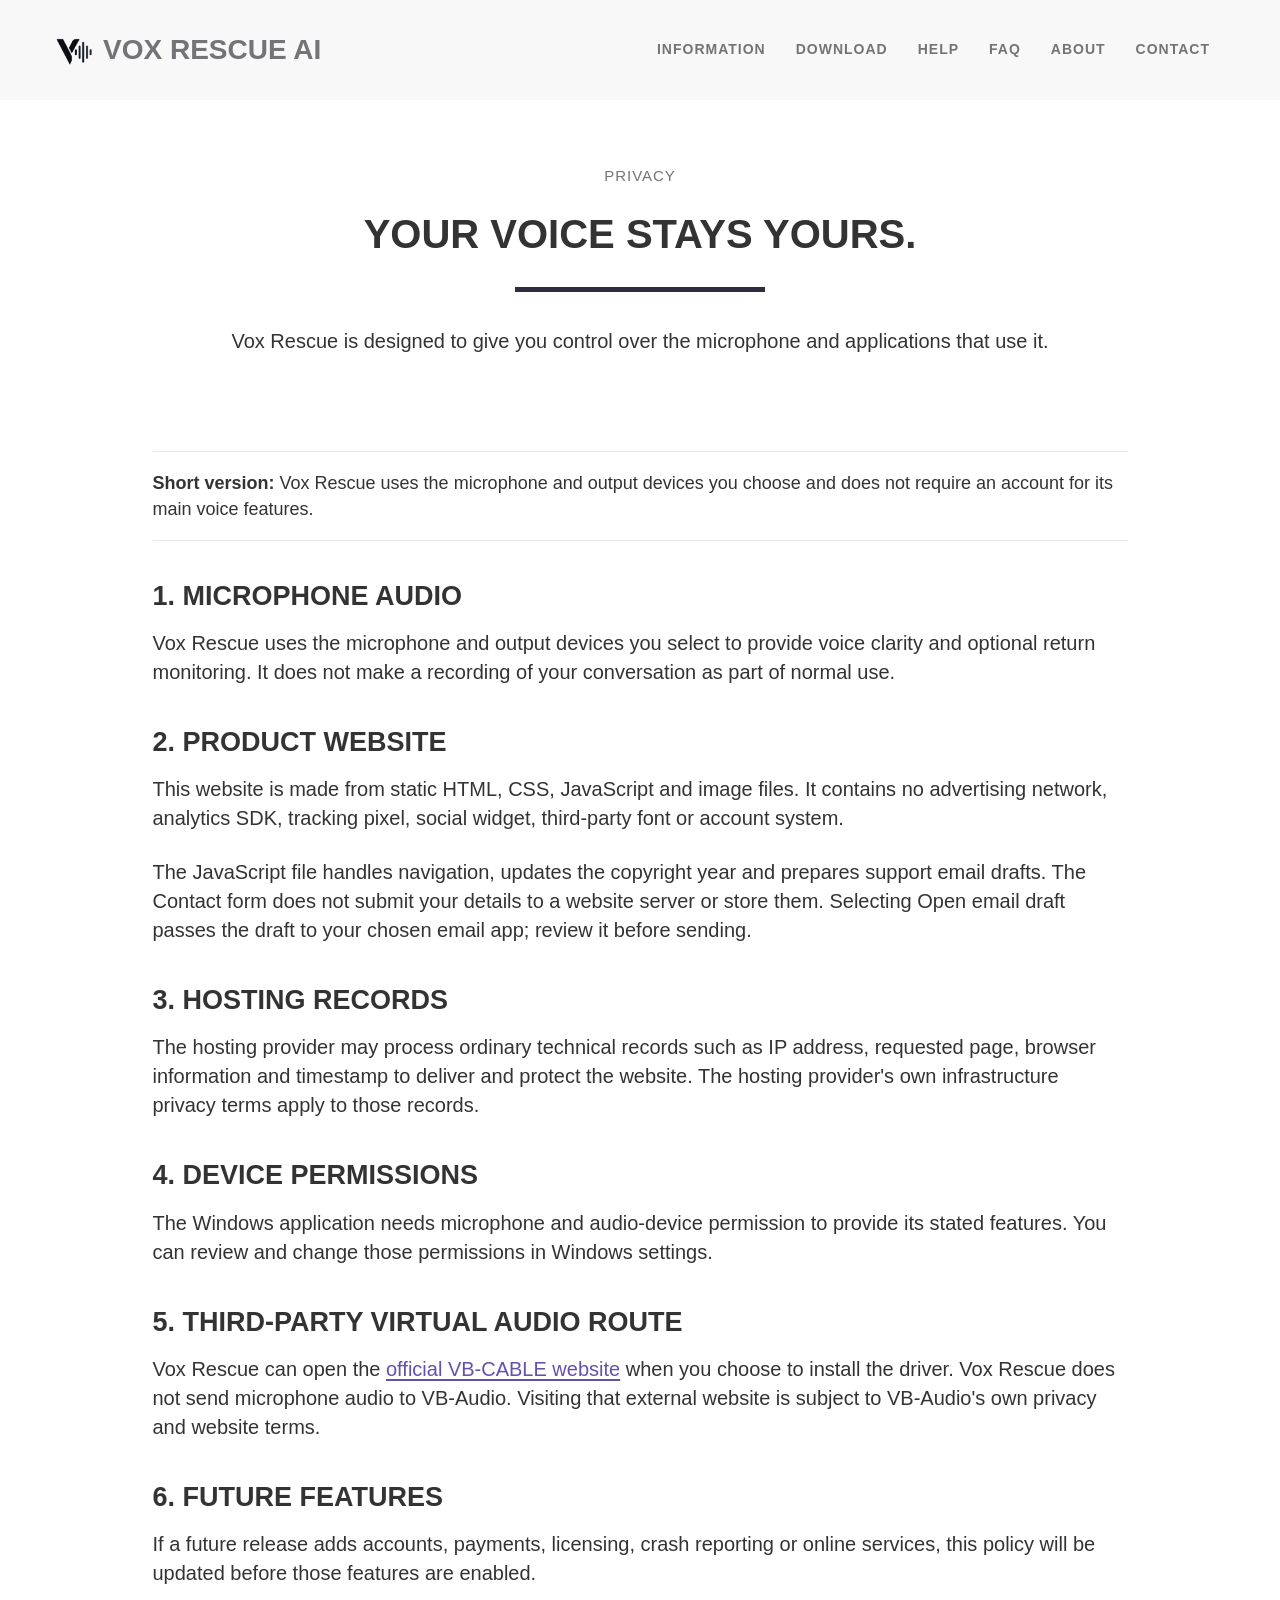
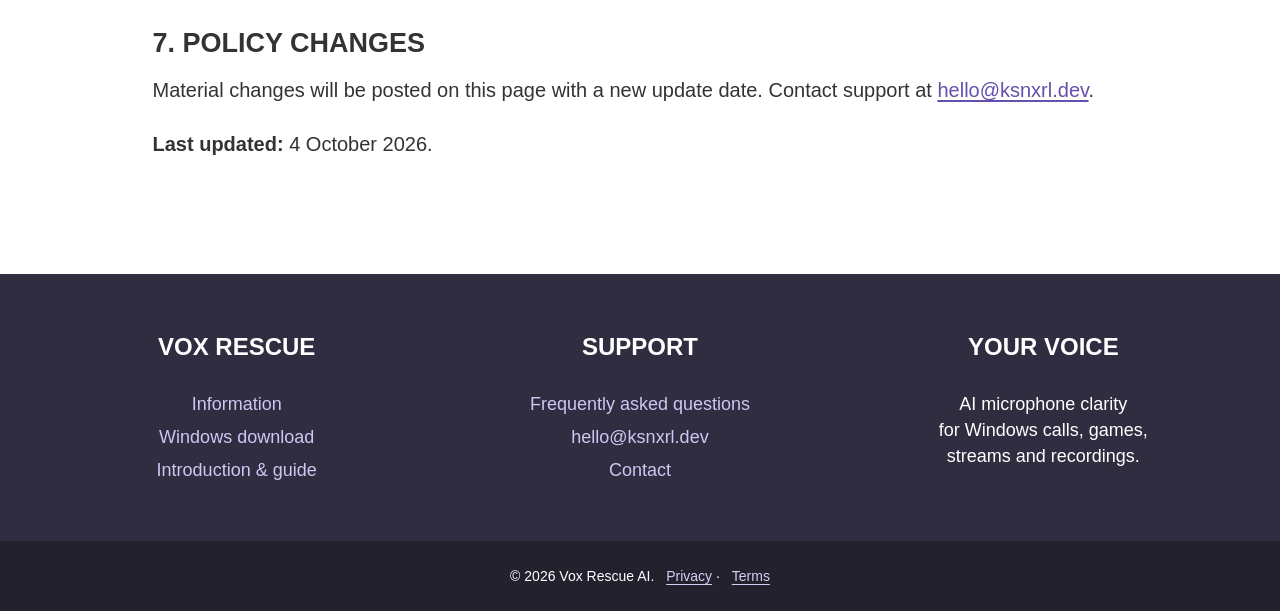
<file: website/privacy.html>
<!doctype html>
<html lang="en">
<head>
  <meta charset="utf-8">
  <meta name="viewport" content="width=device-width, initial-scale=1">
  <meta name="description" content="Vox Rescue privacy policy for the Windows voice clarity app and static product website.">
  <meta name="theme-color" content="#6550ad">
  <meta name="referrer" content="no-referrer">
  <meta http-equiv="Content-Security-Policy" content="default-src 'self'; img-src 'self' data:; style-src 'self'; script-src 'self'; object-src 'none'; base-uri 'self'; form-action 'self'">
  <title>Privacy - Vox Rescue AI</title>
  <link rel="icon" href="assets/favicon.ico" sizes="any">
  <link rel="stylesheet" href="styles.css?v=20261004-classic-2">
  <script src="script.js?v=20261004-classic-2" defer></script>
</head>
<body>
  <a class="skip-link" href="#main">Skip to content</a>
  <header class="site-header">
    <div class="container nav-wrap">
      <a class="brand" href="index.html#top" aria-label="Vox Rescue home"><img src="assets/vox-rescue-logo.png" width="46" height="46" alt=""><span>Vox Rescue AI</span></a>
      <button class="nav-toggle" type="button" aria-label="Open navigation" aria-expanded="false" aria-controls="main-navigation" data-nav-toggle><span class="nav-toggle-lines" aria-hidden="true"></span></button>
      <nav class="main-nav" id="main-navigation" aria-label="Main navigation" data-nav data-open="false"><a href="index.html#information">Information</a><a href="download.html">Download</a><a href="index.html#help">Help</a><a href="index.html#faq">FAQ</a><a href="index.html#about">About</a><a href="index.html#contact">Contact</a></nav>
    </div>
  </header>

  <main id="main">
    <section class="page-hero">
      <div class="container">
        <p class="eyebrow">Privacy</p>
        <h1>Your voice stays yours.</h1>
        <p>Vox Rescue is designed to give you control over the microphone and applications that use it.</p>
      </div>
    </section>

    <section class="content-section">
      <article class="narrow prose">
        <div class="notice"><strong>Short version:</strong> Vox Rescue uses the microphone and output devices you choose and does not require an account for its main voice features.</div>

        <h2>1. Microphone audio</h2>
        <p>Vox Rescue uses the microphone and output devices you select to provide voice clarity and optional return monitoring. It does not make a recording of your conversation as part of normal use.</p>

        <h2>2. Product website</h2>
        <p>This website is made from static HTML, CSS, JavaScript and image files. It contains no advertising network, analytics SDK, tracking pixel, social widget, third-party font or account system.</p>
        <p>The JavaScript file handles navigation, updates the copyright year and prepares support email drafts. The Contact form does not submit your details to a website server or store them. Selecting Open email draft passes the draft to your chosen email app; review it before sending.</p>

        <h2>3. Hosting records</h2>
        <p>The hosting provider may process ordinary technical records such as IP address, requested page, browser information and timestamp to deliver and protect the website. The hosting provider's own infrastructure privacy terms apply to those records.</p>

        <h2>4. Device permissions</h2>
        <p>The Windows application needs microphone and audio-device permission to provide its stated features. You can review and change those permissions in Windows settings.</p>

        <h2>5. Third-party virtual audio route</h2>
        <p>Vox Rescue can open the <a href="https://vb-audio.com/Cable/" target="_blank" rel="noopener noreferrer">official VB-CABLE website</a> when you choose to install the driver. Vox Rescue does not send microphone audio to VB-Audio. Visiting that external website is subject to VB-Audio's own privacy and website terms.</p>

        <h2>6. Future features</h2>
        <p>If a future release adds accounts, payments, licensing, crash reporting or online services, this policy will be updated before those features are enabled.</p>

        <h2>7. Policy changes</h2>
        <p>Material changes will be posted on this page with a new update date. Contact support at <a href="mailto:hello@ksnxrl.dev">hello@ksnxrl.dev</a>.</p>
        <p><strong>Last updated:</strong> 4 October 2026.</p>
      </article>
    </section>
  </main>

  <footer class="site-footer">
<div class="footer-above"><div class="container footer-grid">
<div><h3>Vox Rescue</h3><a href="index.html#information">Information</a><a href="download.html">Windows download</a><a href="help.html">Introduction &amp; guide</a></div>
<div><h3>Support</h3><a href="index.html#faq">Frequently asked questions</a><a href="mailto:hello@ksnxrl.dev">hello@ksnxrl.dev</a><a href="index.html#contact">Contact</a></div>
<div><h3>Your voice</h3><p>AI microphone clarity<br>for Windows calls, games,<br>streams and recordings.</p></div>
</div></div>
<div class="footer-below"><div class="container">© <span data-year>2026</span> Vox Rescue AI. <a href="privacy.html">Privacy</a> · <a href="terms.html">Terms</a></div></div>
</footer></body></html>
</file>
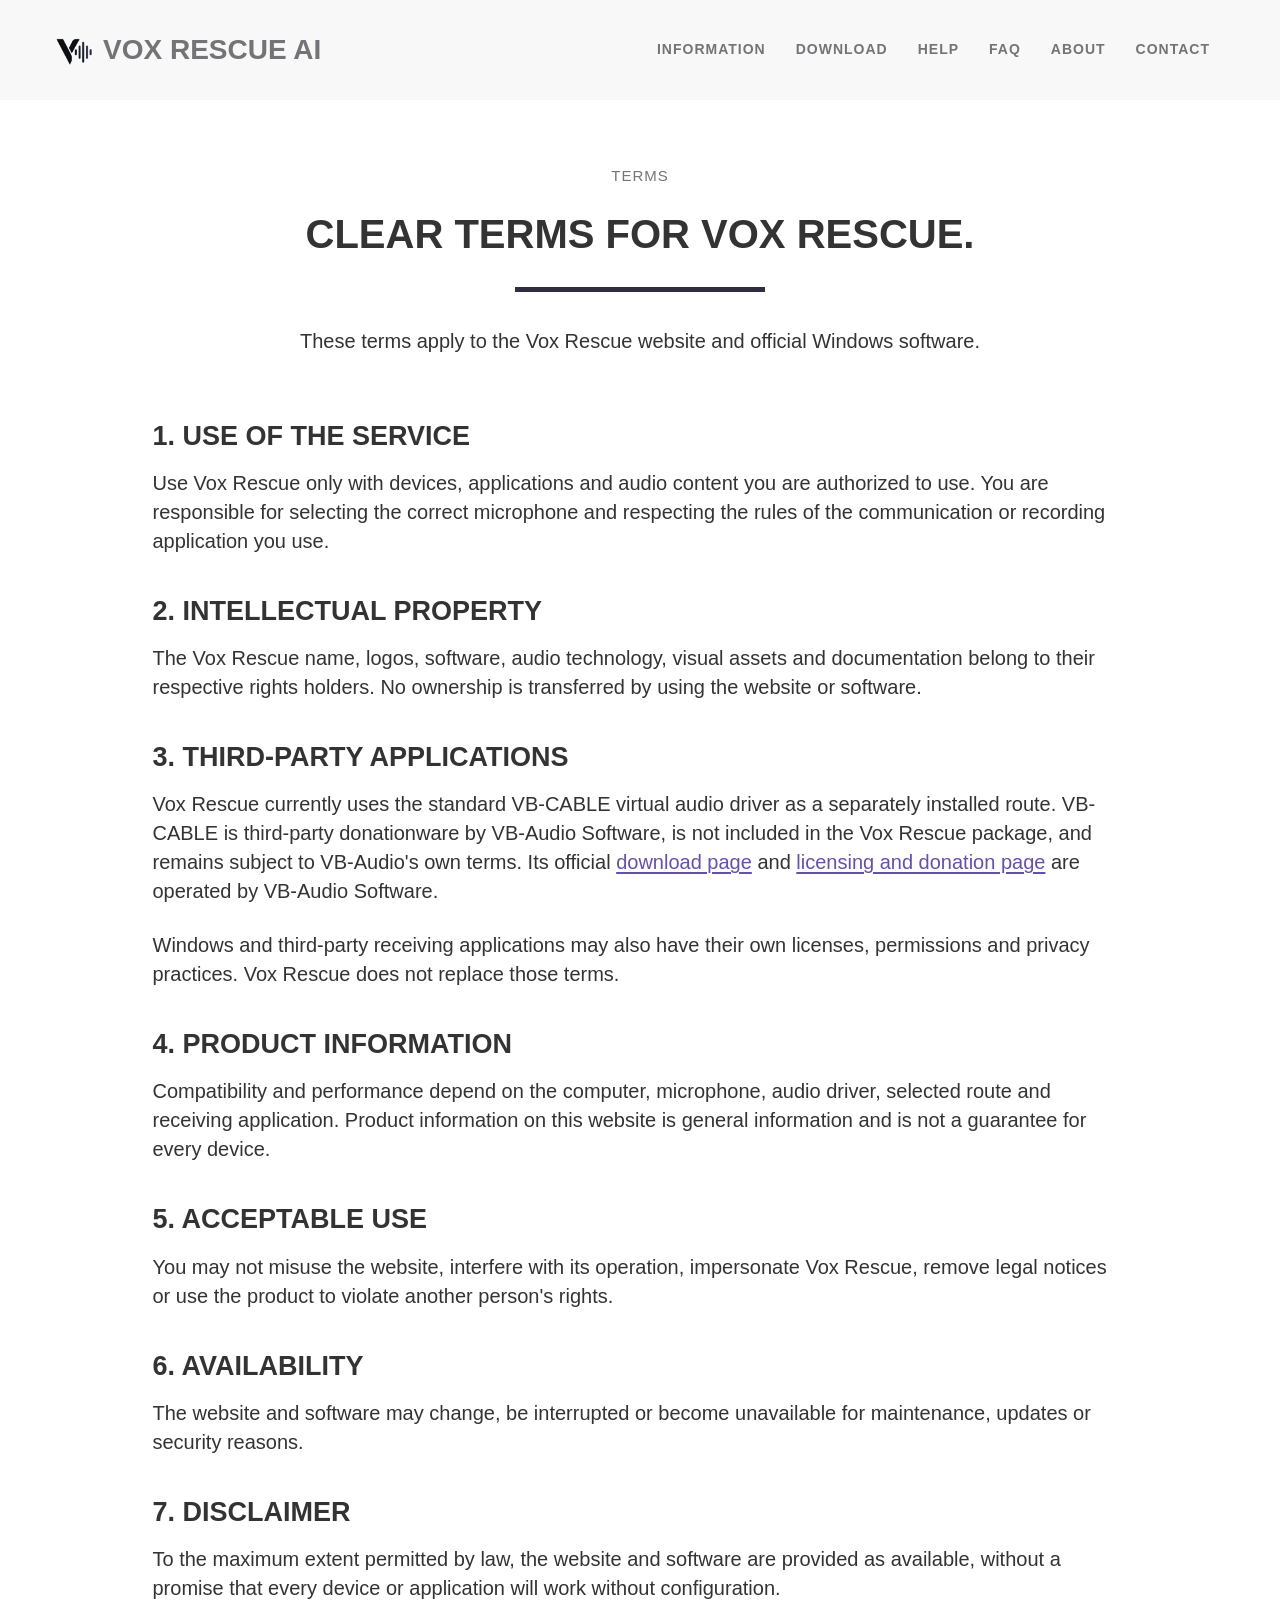
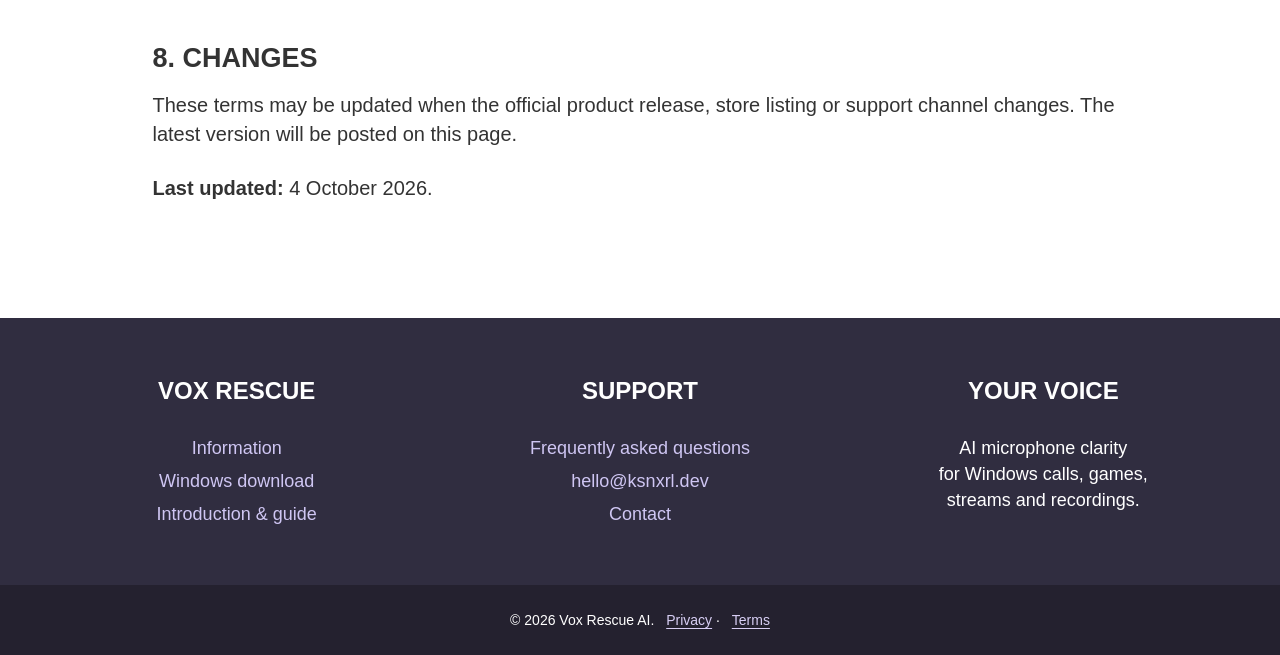
<file: website/terms.html>
<!doctype html>
<html lang="en">
<head>
  <meta charset="utf-8">
  <meta name="viewport" content="width=device-width, initial-scale=1">
  <meta name="description" content="Terms of use for the Vox Rescue website and Windows audio software.">
  <meta name="theme-color" content="#6550ad">
  <meta name="referrer" content="no-referrer">
  <meta http-equiv="Content-Security-Policy" content="default-src 'self'; img-src 'self' data:; style-src 'self'; script-src 'self'; object-src 'none'; base-uri 'self'; form-action 'self'">
  <title>Terms - Vox Rescue AI</title>
  <link rel="icon" href="assets/favicon.ico" sizes="any">
  <link rel="stylesheet" href="styles.css?v=20261004-classic-2">
  <script src="script.js?v=20261004-classic-2" defer></script>
</head>
<body>
  <a class="skip-link" href="#main">Skip to content</a>
  <header class="site-header">
    <div class="container nav-wrap">
      <a class="brand" href="index.html#top" aria-label="Vox Rescue home"><img src="assets/vox-rescue-logo.png" width="46" height="46" alt=""><span>Vox Rescue AI</span></a>
      <button class="nav-toggle" type="button" aria-label="Open navigation" aria-expanded="false" aria-controls="main-navigation" data-nav-toggle><span class="nav-toggle-lines" aria-hidden="true"></span></button>
      <nav class="main-nav" id="main-navigation" aria-label="Main navigation" data-nav data-open="false"><a href="index.html#information">Information</a><a href="download.html">Download</a><a href="index.html#help">Help</a><a href="index.html#faq">FAQ</a><a href="index.html#about">About</a><a href="index.html#contact">Contact</a></nav>
    </div>
  </header>

  <main id="main">
    <section class="page-hero">
      <div class="container">
        <p class="eyebrow">Terms</p>
        <h1>Clear terms for Vox Rescue.</h1>
        <p>These terms apply to the Vox Rescue website and official Windows software.</p>
      </div>
    </section>

    <section class="content-section">
      <article class="narrow prose">
        <h2>1. Use of the service</h2>
        <p>Use Vox Rescue only with devices, applications and audio content you are authorized to use. You are responsible for selecting the correct microphone and respecting the rules of the communication or recording application you use.</p>

        <h2>2. Intellectual property</h2>
        <p>The Vox Rescue name, logos, software, audio technology, visual assets and documentation belong to their respective rights holders. No ownership is transferred by using the website or software.</p>

        <h2>3. Third-party applications</h2>
        <p>Vox Rescue currently uses the standard VB-CABLE virtual audio driver as a separately installed route. VB-CABLE is third-party donationware by VB-Audio Software, is not included in the Vox Rescue package, and remains subject to VB-Audio's own terms. Its official <a href="https://vb-audio.com/Cable/" target="_blank" rel="noopener noreferrer">download page</a> and <a href="https://vb-audio.com/Services/licensing.htm" target="_blank" rel="noopener noreferrer">licensing and donation page</a> are operated by VB-Audio Software.</p>
        <p>Windows and third-party receiving applications may also have their own licenses, permissions and privacy practices. Vox Rescue does not replace those terms.</p>

        <h2>4. Product information</h2>
        <p>Compatibility and performance depend on the computer, microphone, audio driver, selected route and receiving application. Product information on this website is general information and is not a guarantee for every device.</p>

        <h2>5. Acceptable use</h2>
        <p>You may not misuse the website, interfere with its operation, impersonate Vox Rescue, remove legal notices or use the product to violate another person's rights.</p>

        <h2>6. Availability</h2>
        <p>The website and software may change, be interrupted or become unavailable for maintenance, updates or security reasons.</p>

        <h2>7. Disclaimer</h2>
        <p>To the maximum extent permitted by law, the website and software are provided as available, without a promise that every device or application will work without configuration.</p>

        <h2>8. Changes</h2>
        <p>These terms may be updated when the official product release, store listing or support channel changes. The latest version will be posted on this page.</p>
        <p><strong>Last updated:</strong> 4 October 2026.</p>
      </article>
    </section>
  </main>

  <footer class="site-footer">
<div class="footer-above"><div class="container footer-grid">
<div><h3>Vox Rescue</h3><a href="index.html#information">Information</a><a href="download.html">Windows download</a><a href="help.html">Introduction &amp; guide</a></div>
<div><h3>Support</h3><a href="index.html#faq">Frequently asked questions</a><a href="mailto:hello@ksnxrl.dev">hello@ksnxrl.dev</a><a href="index.html#contact">Contact</a></div>
<div><h3>Your voice</h3><p>AI microphone clarity<br>for Windows calls, games,<br>streams and recordings.</p></div>
</div></div>
<div class="footer-below"><div class="container">© <span data-year>2026</span> Vox Rescue AI. <a href="privacy.html">Privacy</a> · <a href="terms.html">Terms</a></div></div>
</footer></body></html>
</file>
<file: website/styles.css>
/* Vox Rescue's own implementation of a simple, classic software website. */
:root{color-scheme:light;--accent:#6550ad;--accent-dark:#51408d;--text:#333;--muted:#747478;--line:#e8e8eb;--footer:#302d40;--footer-deep:#24212f;--header-height:100px}
*{box-sizing:border-box}html{scroll-behavior:smooth;scroll-padding-top:100px}body{margin:0;color:var(--text);background:#fff;font-family:"Segoe UI",Arial,sans-serif;font-size:18px;line-height:1.45}
a{color:var(--accent);text-underline-offset:3px}a:hover{color:var(--accent-dark)}img{max-width:100%;height:auto}button,input,textarea{font:inherit}
h1,h2,h3{font-family:Arial,"Segoe UI",sans-serif;text-transform:uppercase;font-weight:700;line-height:1.12;margin:0}p{font-size:20px;margin:0 0 25px}p.small,.small,.third-party-note{font-size:16px;line-height:1.55}
.container,.content-width{width:min(1170px,calc(100% - 40px));margin-inline:auto}.reading-width{width:min(975px,100%);margin-inline:auto}.narrow{width:min(975px,calc(100% - 40px));margin-inline:auto}
a:focus-visible,button:focus-visible,input:focus-visible,textarea:focus-visible,summary:focus-visible{outline:3px solid var(--accent);outline-offset:5px}
[hidden]{display:none!important}.sr-only{position:absolute;width:1px;height:1px;padding:0;margin:-1px;overflow:hidden;clip:rect(0,0,0,0);white-space:nowrap;border:0}.skip-link{position:fixed;top:-100px;left:20px;z-index:20;background:white;padding:10px}.skip-link:focus{top:10px}
.site-header{position:sticky;top:0;z-index:10;background:#f8f8f8}.nav-wrap{display:flex;align-items:center;justify-content:space-between;gap:25px;min-height:100px}
.brand{display:flex;align-items:center;gap:10px;font:bold 28px/1.1 Arial,sans-serif;color:#737378;text-transform:uppercase;text-decoration:none;white-space:nowrap}.brand:hover{color:var(--accent)}.brand img{width:38px;height:38px}
.main-nav{display:flex;align-items:center;gap:0}.main-nav a{color:#747478;font:bold 14px/1.4 Arial,sans-serif;letter-spacing:1px;text-transform:uppercase;text-decoration:none;padding:17px 15px}.main-nav a:hover,.main-nav a[aria-current]{background:#e9e9ed;color:#505057}.nav-toggle{display:none}
.hero{background:var(--accent);text-align:center;color:white}.hero>.container{padding:100px 0}.hero-logo{display:block;width:256px;height:256px;object-fit:contain;margin:0 auto 25px;filter:brightness(0) invert(1)}.hero h1{font-size:68px;letter-spacing:.01em}.hero p{font-size:25px;margin:0;font-weight:400}
.heading-rule,.section-rule{width:250px;max-width:70%;border:0;border-top:5px solid var(--footer);margin:30px auto 35px}.heading-rule.light{border-color:white}
.section{padding:100px 0}.section-title,.section-heading{text-align:center;margin-bottom:30px}.section-title h2,.section-heading h2{font-size:40px}
.feature-list{display:grid;grid-template-columns:repeat(4,1fr);gap:7px 22px;list-style:none;padding:0;margin:0 0 35px;font-size:18px;font-style:italic}.feature-list li:before{content:"★";font-style:normal;margin-right:5px;color:var(--footer)}
.help-row{display:grid;grid-template-columns:1fr 1fr;gap:32px;padding:25px 0}.help-step{padding:8px 0}.help-step span{display:block;color:var(--accent);font-size:48px;line-height:1;margin-bottom:16px;font-weight:300}.help-step h3{font-size:24px;max-width:360px}.help-row p:last-child{margin-bottom:0}
.faq-copy p{margin-bottom:32px}.section-color{background:var(--accent);color:white}.section-color a{color:white}
.contact-form{margin-top:35px}.contact-form input,.contact-form textarea{display:block;width:100%;padding:22px 14px;border:0;border-bottom:1px solid var(--line);border-radius:0;color:var(--text);background:white;font-size:20px;resize:vertical}.contact-form input:first-of-type{border-top:1px solid var(--line)}.contact-form textarea{min-height:180px}.contact-form input::placeholder,.contact-form textarea::placeholder{color:#8c8c93;opacity:1}.contact-form>.small{margin-top:14px}
.button{display:inline-block;border:1px solid var(--accent);border-radius:5px;padding:11px 18px;color:white;background:var(--accent);font-size:18px;line-height:1.4;text-decoration:none;text-align:center;cursor:pointer}.button:hover{background:var(--accent-dark);color:white;border-color:var(--accent-dark)}.button-secondary{background:white;color:var(--accent)}.button-secondary:hover{background:#f1eff8;color:var(--accent-dark)}.button:disabled{background:#f1f1f3;color:#777;border-color:#d9d9df;cursor:default}
.contact-actions{display:flex;justify-content:flex-end;align-items:center;gap:15px;margin-top:20px}.contact-status{min-height:24px}.release-actions{display:flex;gap:16px;flex-wrap:wrap;margin:25px 0}.release-actions-centered{justify-content:center}
.footer-above{background:var(--footer);color:white;padding:60px 0 50px}.footer-grid{display:grid;grid-template-columns:repeat(3,1fr);gap:40px;text-align:center}.footer-grid h3{font-size:24px;margin-bottom:30px}.footer-grid a{display:block;color:#cfc6f3;text-decoration:none;font-size:18px;margin:7px 0}.footer-grid a:hover{text-decoration:underline;color:white}.footer-grid p{font-size:18px;margin:0}
.footer-below{background:var(--footer-deep);color:white;text-align:center;font-size:14px;padding:25px 0}.footer-below a{color:#d7cef4;margin-left:8px}
.page-hero{padding:65px 0 0;text-align:center}.page-hero h1{font-size:40px}.page-hero h1:after{content:"";display:block;width:250px;border-top:5px solid var(--footer);margin:30px auto 35px}.page-hero p{max-width:975px;margin:0 auto 25px}.eyebrow{font-size:15px;text-transform:uppercase;letter-spacing:1px;color:var(--muted);margin-bottom:16px}.content-section{padding:40px 0 90px}.section-alt{background:#fff}
.prose h2{font-size:27px;margin:40px 0 18px}.prose h2:first-child{margin-top:0}.prose h3{font-size:22px;margin:28px 0 15px}.prose ul,.prose ol{padding-left:25px;font-size:20px}.prose li{margin-bottom:15px}.route-note,.notice{margin:30px 0;padding:18px 0;border-top:1px solid var(--line);border-bottom:1px solid var(--line)}.route-note p:last-child{margin-bottom:0}
.status-card{width:min(975px,100%);margin:auto}.status-card h2{font-size:28px;margin-bottom:25px}.status-row{display:flex;justify-content:space-between;gap:25px;padding:16px 0;border-bottom:1px solid var(--line)}.status-row strong{font-weight:600;text-align:right}.status-soon{color:var(--muted)}.dependency-notice{font-size:18px}.method-grid{display:grid;grid-template-columns:1fr 1fr;gap:30px;margin-top:35px}.help-card h3{font-size:23px;margin-bottom:18px}.help-card p{font-size:18px}
.metric-grid{display:grid;grid-template-columns:repeat(4,1fr);gap:25px;margin-bottom:50px}.metric-value{font-size:32px;font-weight:700;color:var(--accent);margin-bottom:5px}.metric-label{font-size:16px}.benchmark-method-heading{margin:50px 0 25px}
.error-page{text-align:center;padding:90px 20px}.error-code{font-size:20px;color:var(--accent)}.error-page h1{font-size:40px}.error-page p{margin-top:25px}.footer-bottom{display:flex;justify-content:center;gap:20px}
@media(max-width:1100px){.brand{font-size:24px}.main-nav a{padding:17px 10px;font-size:12px}.container,.content-width{width:calc(100% - 50px)}}
@media(max-width:850px){html{scroll-padding-top:72px}.nav-wrap{min-height:72px}.brand{font-size:21px}.brand img{width:30px;height:30px}.nav-toggle{display:block;background:transparent;border:1px solid #ccc;border-radius:4px;width:44px;height:36px;cursor:pointer}.nav-toggle-lines,.nav-toggle-lines:before,.nav-toggle-lines:after{display:block;height:2px;width:20px;background:#777;margin:auto}.nav-toggle-lines:before,.nav-toggle-lines:after{content:"";position:relative;top:-6px}.nav-toggle-lines:after{top:4px}.main-nav{display:none;position:absolute;left:0;right:0;top:72px;background:#f8f8f8;padding:10px 25px 20px;border-top:1px solid #e6e6e6}.main-nav[data-open="true"]{display:flex;flex-direction:column;align-items:stretch}.main-nav a{padding:13px 10px;font-size:14px}.hero>.container{padding:70px 0}.hero h1{font-size:54px}.hero-logo{width:210px;height:210px}.hero p{font-size:23px}.feature-list{grid-template-columns:1fr 1fr}.section{padding:75px 0}.help-row{gap:25px}.footer-grid{gap:25px}.footer-grid h3{font-size:20px}.footer-grid a,.footer-grid p{font-size:16px}}
@media(max-width:600px){.container,.content-width,.narrow{width:calc(100% - 36px)}.hero>.container{padding:55px 0 60px}.hero-logo{width:170px;height:170px;margin-bottom:24px}.hero h1{font-size:38px}.hero p{font-size:20px}.heading-rule{width:200px;margin:25px auto 30px}.section{padding:60px 0}.section-title h2,.section-heading h2,.page-hero h1{font-size:32px}p{font-size:18px}.feature-list{font-size:16px;gap:10px 15px}.help-row{grid-template-columns:1fr;gap:12px;padding:20px 0}.help-step span{display:inline-block;font-size:30px;margin-right:12px;margin-bottom:0}.help-step h3{display:inline;font-size:21px}.help-step{display:flex;align-items:center}.footer-grid,.method-grid{grid-template-columns:1fr;gap:40px}.footer-grid h3{margin-bottom:18px}.footer-above{padding:45px 0}.page-hero{padding-top:45px}.status-row{flex-direction:column;gap:8px;font-size:17px}.status-row strong{text-align:left}.metric-grid{grid-template-columns:1fr 1fr}.contact-actions{flex-wrap:wrap}.prose h2{font-size:24px}.prose ol,.prose ul{font-size:18px}}
.brand,.main-nav a,.button,.footer-grid a{transition:color .2s ease,background-color .2s ease,border-color .2s ease,transform .2s ease}
.button:not(:disabled):hover{transform:translateY(-2px)}.button:not(:disabled):active{transform:translateY(0)}
.motion-reveal{opacity:0;transform:translateY(14px);transition:opacity .55s ease,transform .55s cubic-bezier(.2,.7,.2,1);transition-delay:var(--reveal-delay,0ms)}
.motion-reveal.motion-visible{opacity:1;transform:translateY(0)}
@media(prefers-reduced-motion:reduce){html{scroll-behavior:auto}.brand,.main-nav a,.button,.footer-grid a,.motion-reveal{transition:none;transform:none}.motion-reveal{opacity:1}}
</file>
